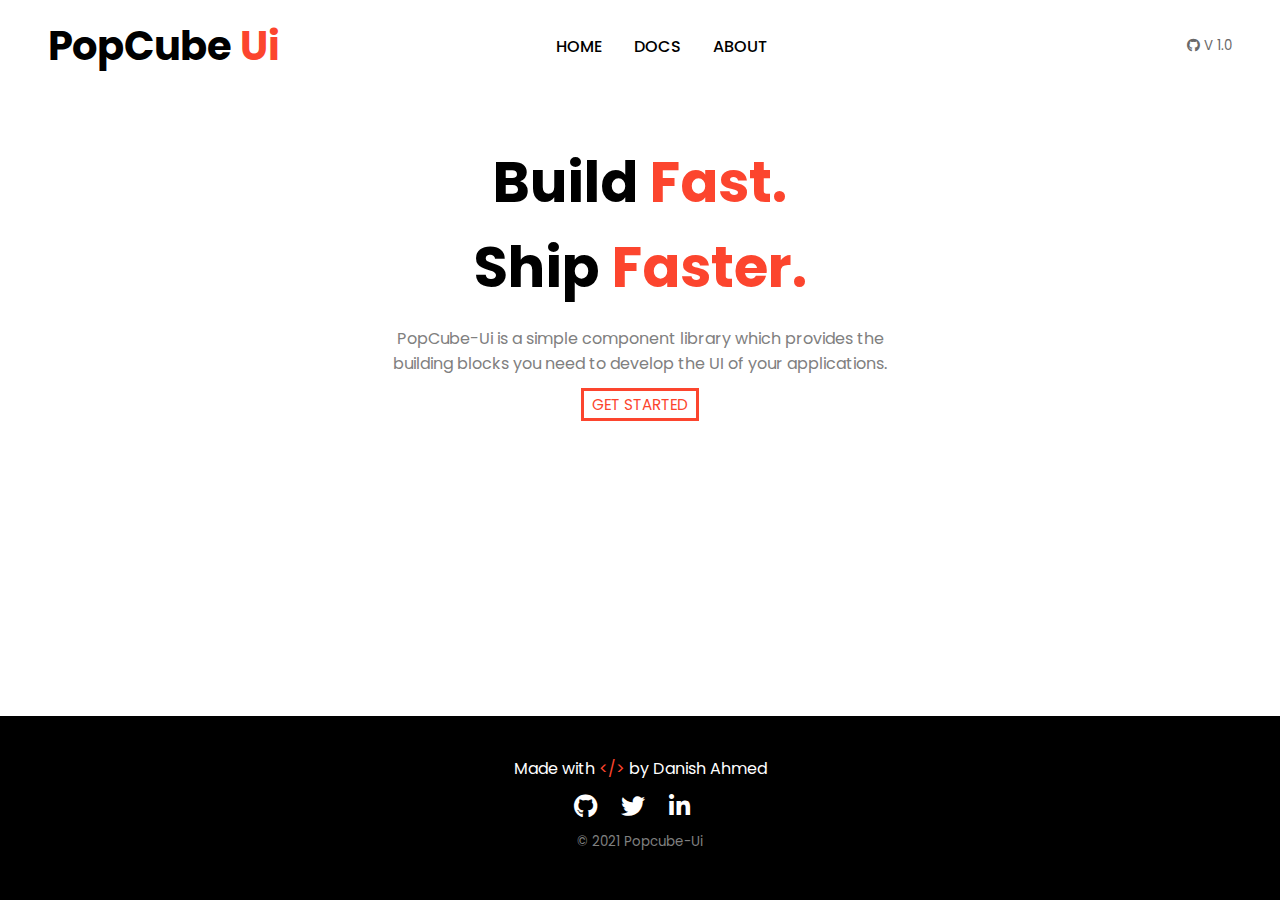
<file: index.html>
<!DOCTYPE html>
<html lang="en">
<head>
    <meta charset="UTF-8">
    <meta http-equiv="X-UA-Compatible" content="IE=edge">
    <meta name="viewport" content="width=device-width, initial-scale=1.0">
    <link rel="stylesheet" href="doc.css" />
    <link rel="stylesheet" href="main.css" />
    <title>Documentation</title>
</head>
<body>
    
    <div class="nav-container">
        <nav class="nav-wrap" id="back">
          <div class="nav-brand">
            <h1 class="brand-logo">
              PopCube <span style="color: #fc452e">Ui</span>
            </h1>
          </div>
          <div class="nav-list-container">
            <ul class="nav-list">
              <li>HOME</li>
              <li><a href="docs.html">DOCS</a></li>
              <li><a href="about.html">ABOUT</a></li>
            </ul>
          </div>
          <div>
            <p class="small" style="color: rgb(105, 104, 104)">
              <span
                ><a
                  class="link"
                  href="https://github.com/DanishOnGit/New-component-library"
                  target="_blank" title="Github repo"
                  ><i class="fab fa-github"></i></a
              ></span>
              V 1.0
            </p>
          </div>
        </nav>
      </div>

      <div class="home-page_text-container">
          <h1 class="display-4">Build <span style="color: #fc452e;">Fast.</span></h1>
          <h1 class="display-4">Ship <span style="color: #fc452e;">Faster.</span></h1>
          <p>PopCube-Ui is a simple component library which provides the building blocks you need to develop the UI of your applications.</p>
          
          <a class="btn btn-outline-primary" href="docs.html">GET STARTED</a>
          <!-- <button class="btn btn-primary" id="cssUrl" onclick="myFunction()">Copy Link <span class="popUpText" id="myPopUp">Link copied</span></button> -->
      </div>

      <footer style="position:absolute; bottom: 0; width:100%;">
        <p class="centered">
          Made with <span style="color: #fc452e">&lt;&#47;&gt;</span> by Danish
          Ahmed
        </p>
        <ul class="list-non-bullet list-items-flex">
          <li>
            <a
              class="link"
              href="https://github.com/DanishOnGit/New-component-library"
              target="_blank"
              ><i class="fab fa-github"></i
            ></a>
          </li>
          <li>
            <a class="link" href="https://twitter.com/sum1writes" target="_blank"
              ><i class="fab fa-twitter"></i
            ></a>
          </li>
          <li>
            <a
              class="link"
              href="https://www.linkedin.com/in/danishahmed27"
              target="_blank"
              ><i class="fab fa-linkedin-in"></i
            ></a>
          </li>
        </ul>
        <p class="small centered" style="margin-top: 0.5rem; color: grey">
          &copy; 2021 Popcube-Ui
        </p>
      </footer>
    <script src="script.js"></script>
</body>
</html>
</file>
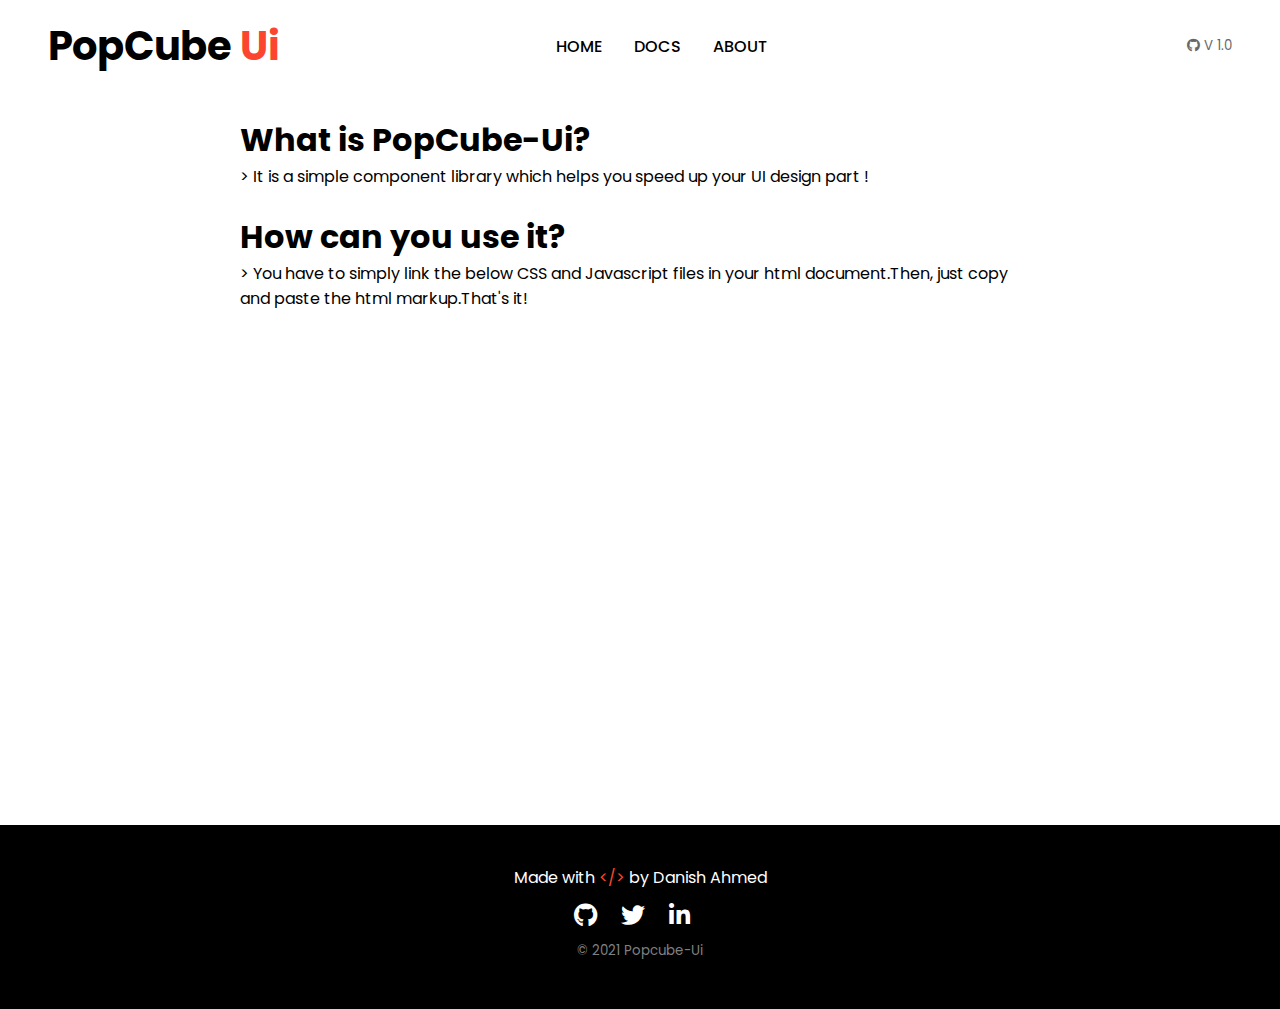
<file: About.html>
<!DOCTYPE html>
<html lang="en">
<head>
    <meta charset="UTF-8">
    <meta http-equiv="X-UA-Compatible" content="IE=edge">
    <meta name="viewport" content="width=device-width, initial-scale=1.0">
    <link rel="stylesheet" href="doc.css" />
    <link rel="stylesheet" href="main.css" />
    
    <title>About</title>
</head>
<body>
  
  <div class="nav-container">
    <nav class="nav-wrap" id="back">
      <div class="nav-brand">
        <h1 class="brand-logo">
          PopCube <span style="color: #fc452e">Ui</span>
        </h1>
      </div>
      <div class="nav-list-container">
        <ul class="nav-list">
          <li><a href="index.html">HOME</a></li>
          <li><a href="docs.html">DOCS</a></li>
          <li><a href="about.html">ABOUT</a></li>
        </ul>
      </div>
      <div>
        <p class="small" style="color: rgb(105, 104, 104)">
          <span
            ><a
              class="link"
              href="https://github.com/DanishOnGit/New-component-library"
              target="_blank" title="Github repo"
              ><i class="fab fa-github"></i></a
          ></span>
          V 1.0
        </p>
      </div>
    </nav>
  </div>
    <div class="about-container">
        <div class="what-wrapper">
      <h1>What is PopCube-Ui?</h1>
      <p>> It is a simple component library which helps you speed up your UI design part !</p>
    </div>
    <div class="how-wrapper">
        <h1>How can you use it?</h1>
        <p>> You have to simply link the below CSS and Javascript files in your html document.Then, just copy and paste the html markup.That's it!</p>
      <br/>
      <div>
        <iframe src="https://carbon.now.sh/embed?bg=rgba%28249%2C237%2C212%2C1%29&t=cobalt&wt=none&l=javascript&ds=true&dsyoff=20px&dsblur=68px&wc=true&wa=true&pv=56px&ph=56px&ln=false&fl=1&fm=IBM+Plex+Mono&fs=14px&lh=143%25&si=false&es=2x&wm=false&code=%253Clink%2520rel%253D%2522stylesheet%2522%2520href%253D%2522https%253A%252F%252Fpopcube-ui.netlify.app%252Fmain.css%2522%253E" frameborder="0"></iframe>
      </div>
      <!-- Here is the CSS file link :  &lt;link rel="stylesheet" href="https://popcube-ui.netlify.app/main.css"&gt; -->
      </div>
    
    </div>
  
    <footer>
      <p class="centered">
        Made with <span style="color: #fc452e">&lt;&#47;&gt;</span> by Danish
        Ahmed
      </p>
      <ul class="list-non-bullet list-items-flex">
        <li>
          <a
            class="link"
            href="https://github.com/DanishOnGit/New-component-library"
            target="_blank"
            ><i class="fab fa-github"></i
          ></a>
        </li>
        <li>
          <a class="link" href="https://twitter.com/sum1writes" target="_blank"
            ><i class="fab fa-twitter"></i
          ></a>
        </li>
        <li>
          <a
            class="link"
            href="https://www.linkedin.com/in/danishahmed27"
            target="_blank"
            ><i class="fab fa-linkedin-in"></i
          ></a>
        </li>
      </ul>
      <p class="small centered" style="margin-top: 0.5rem; color: grey">
        &copy; 2021 Popcube-Ui
      </p>
    </footer>
 
</body>
</html>
</file>
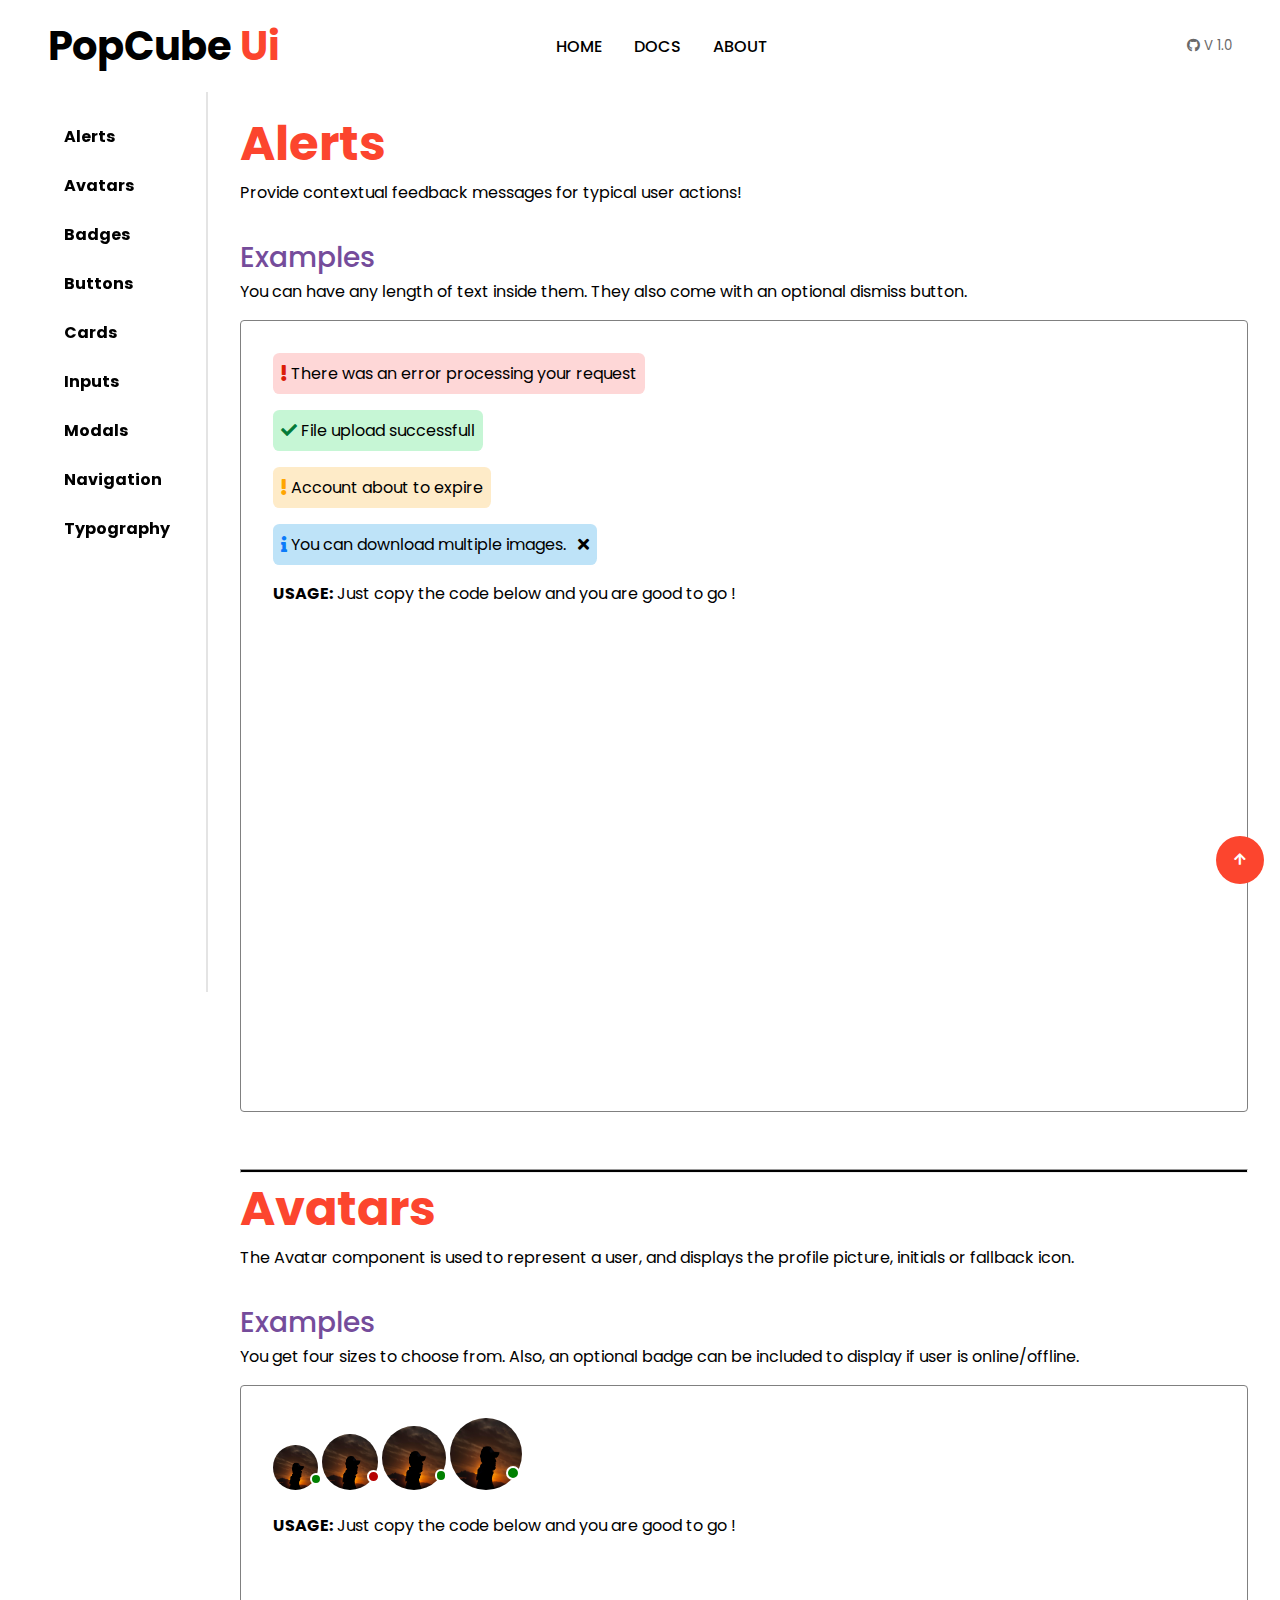
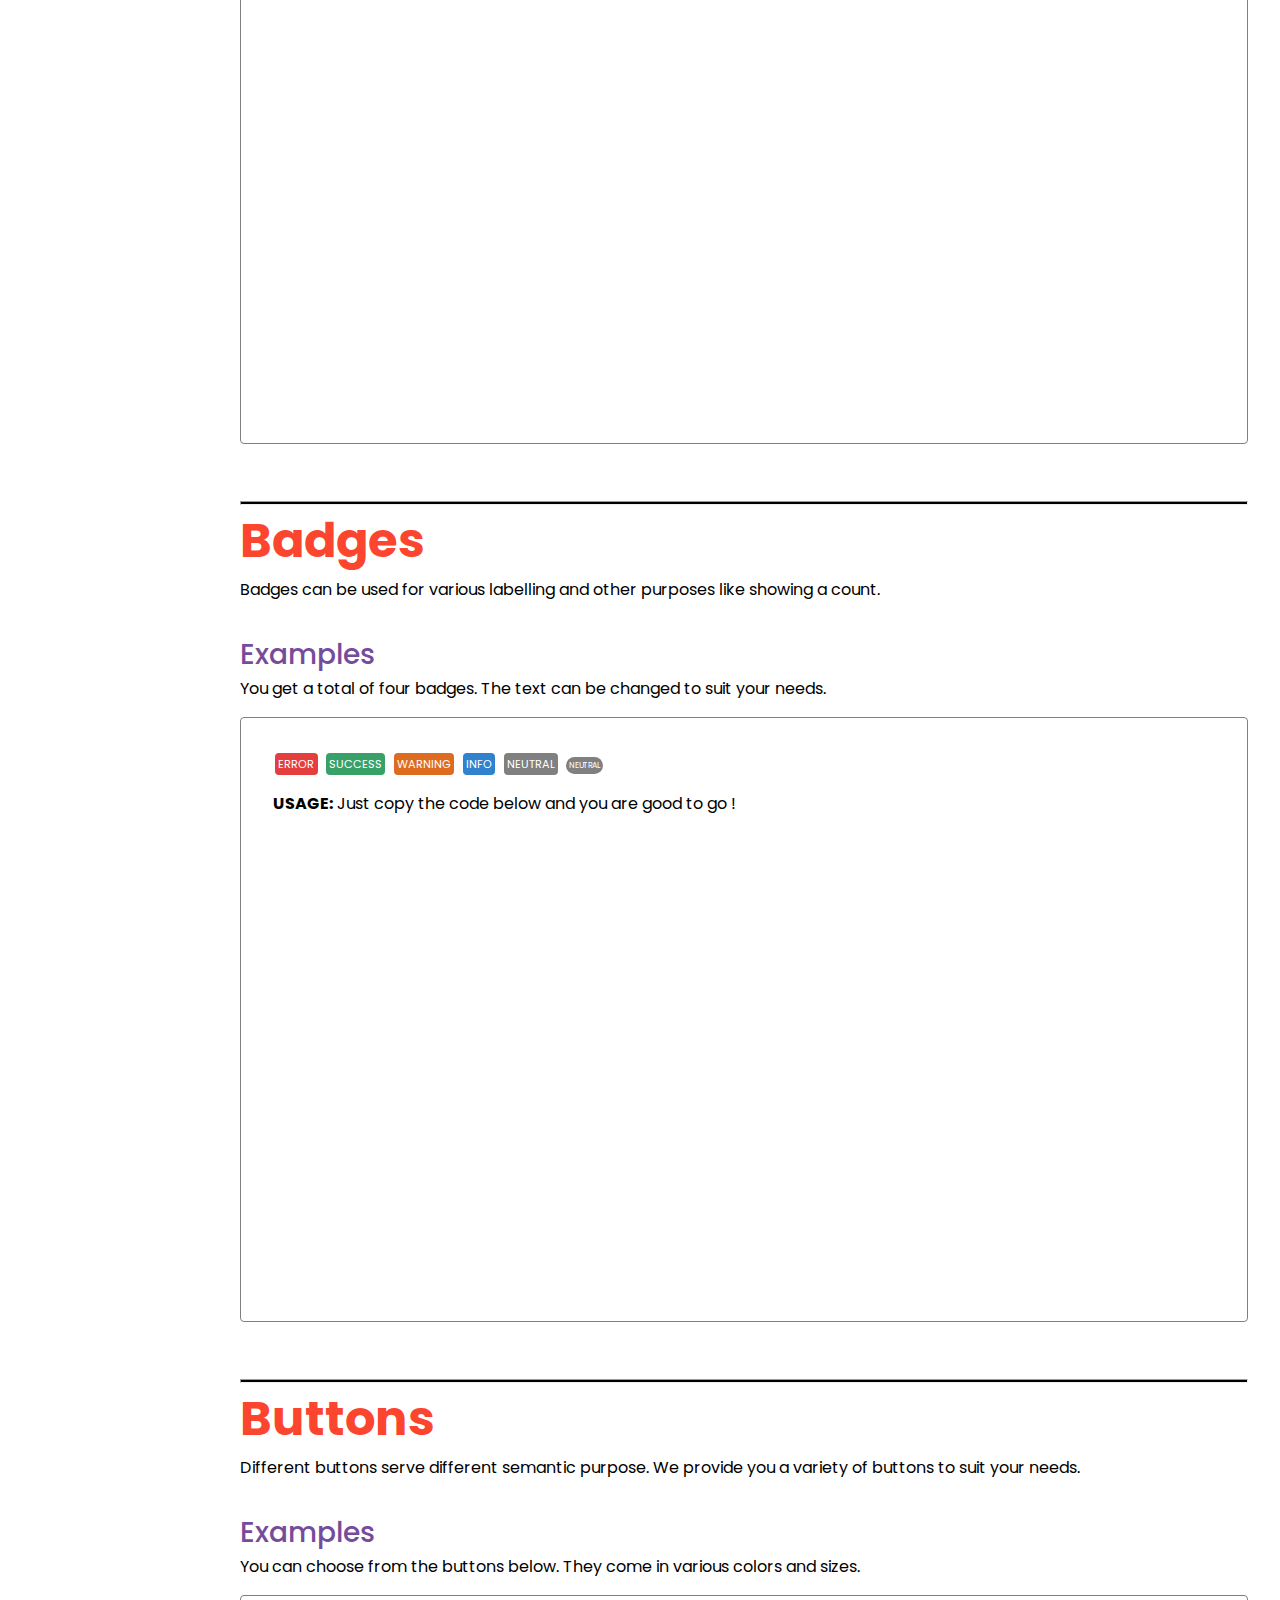
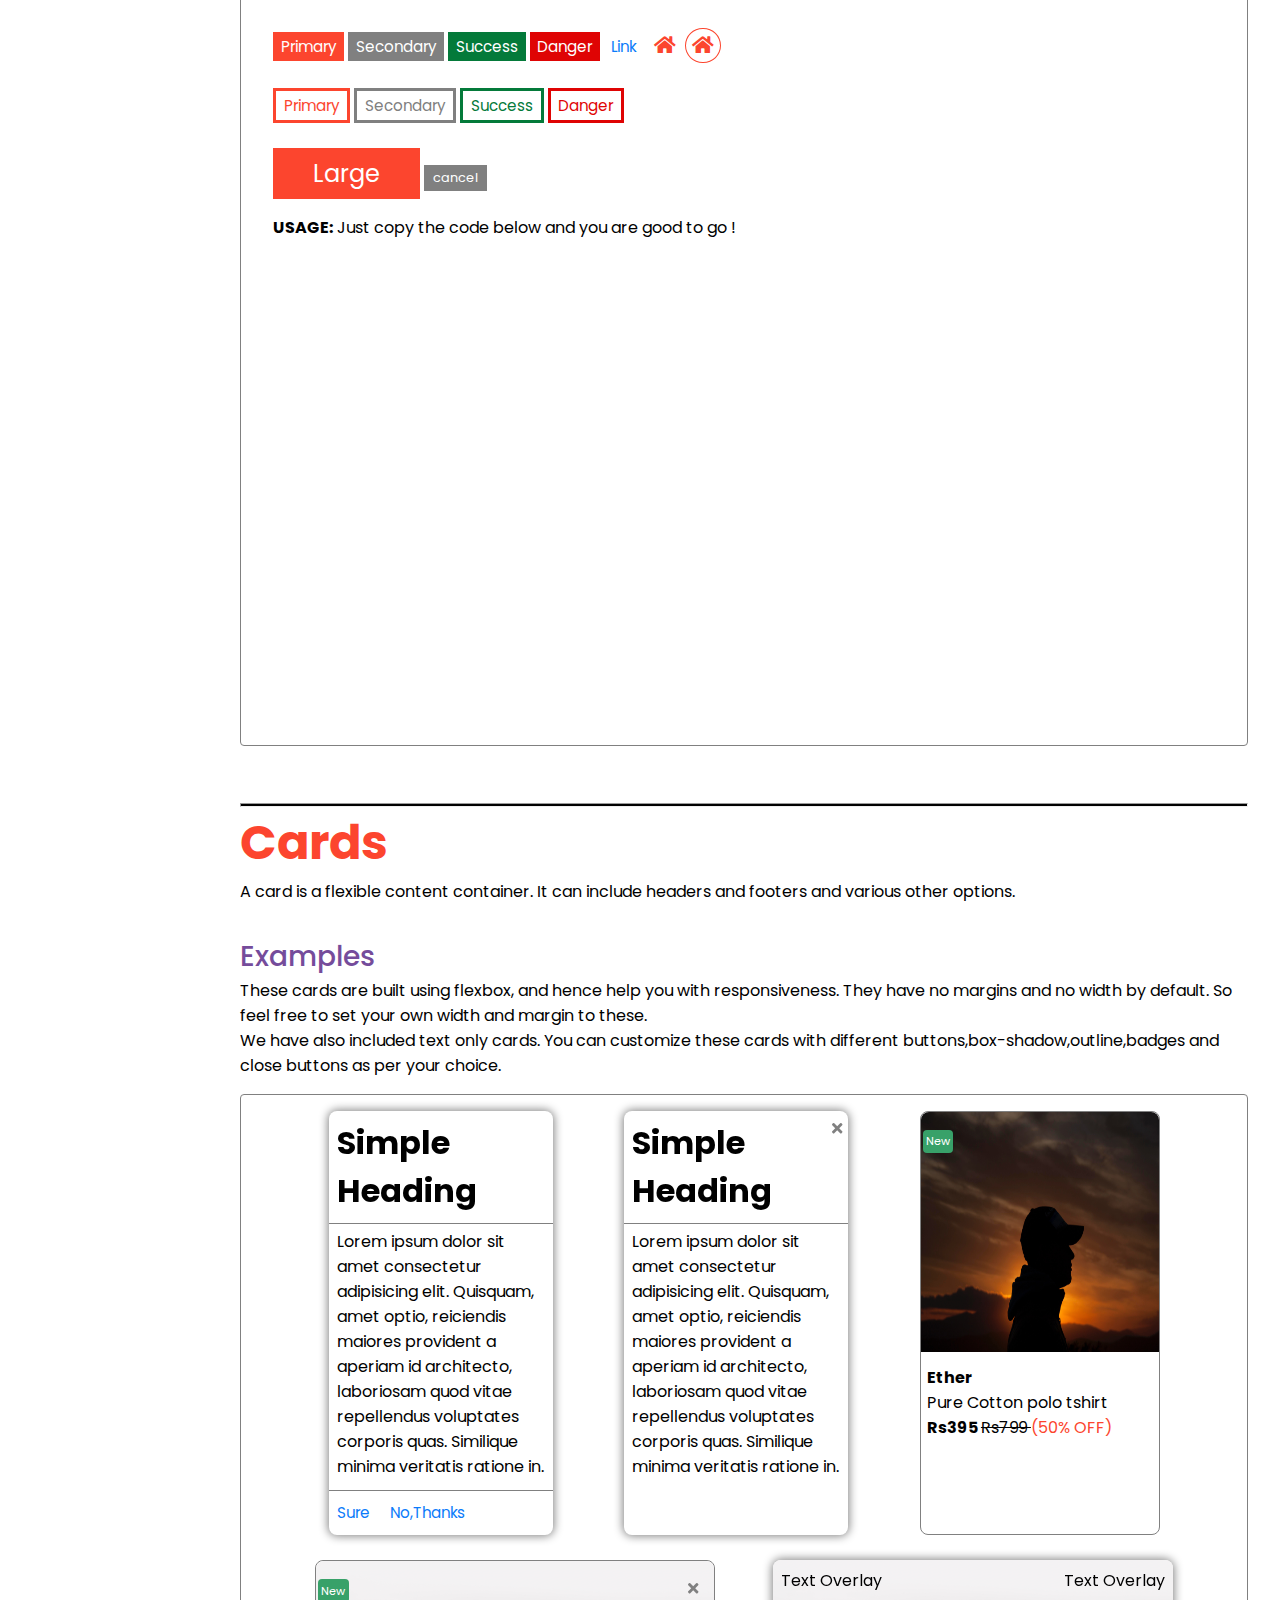
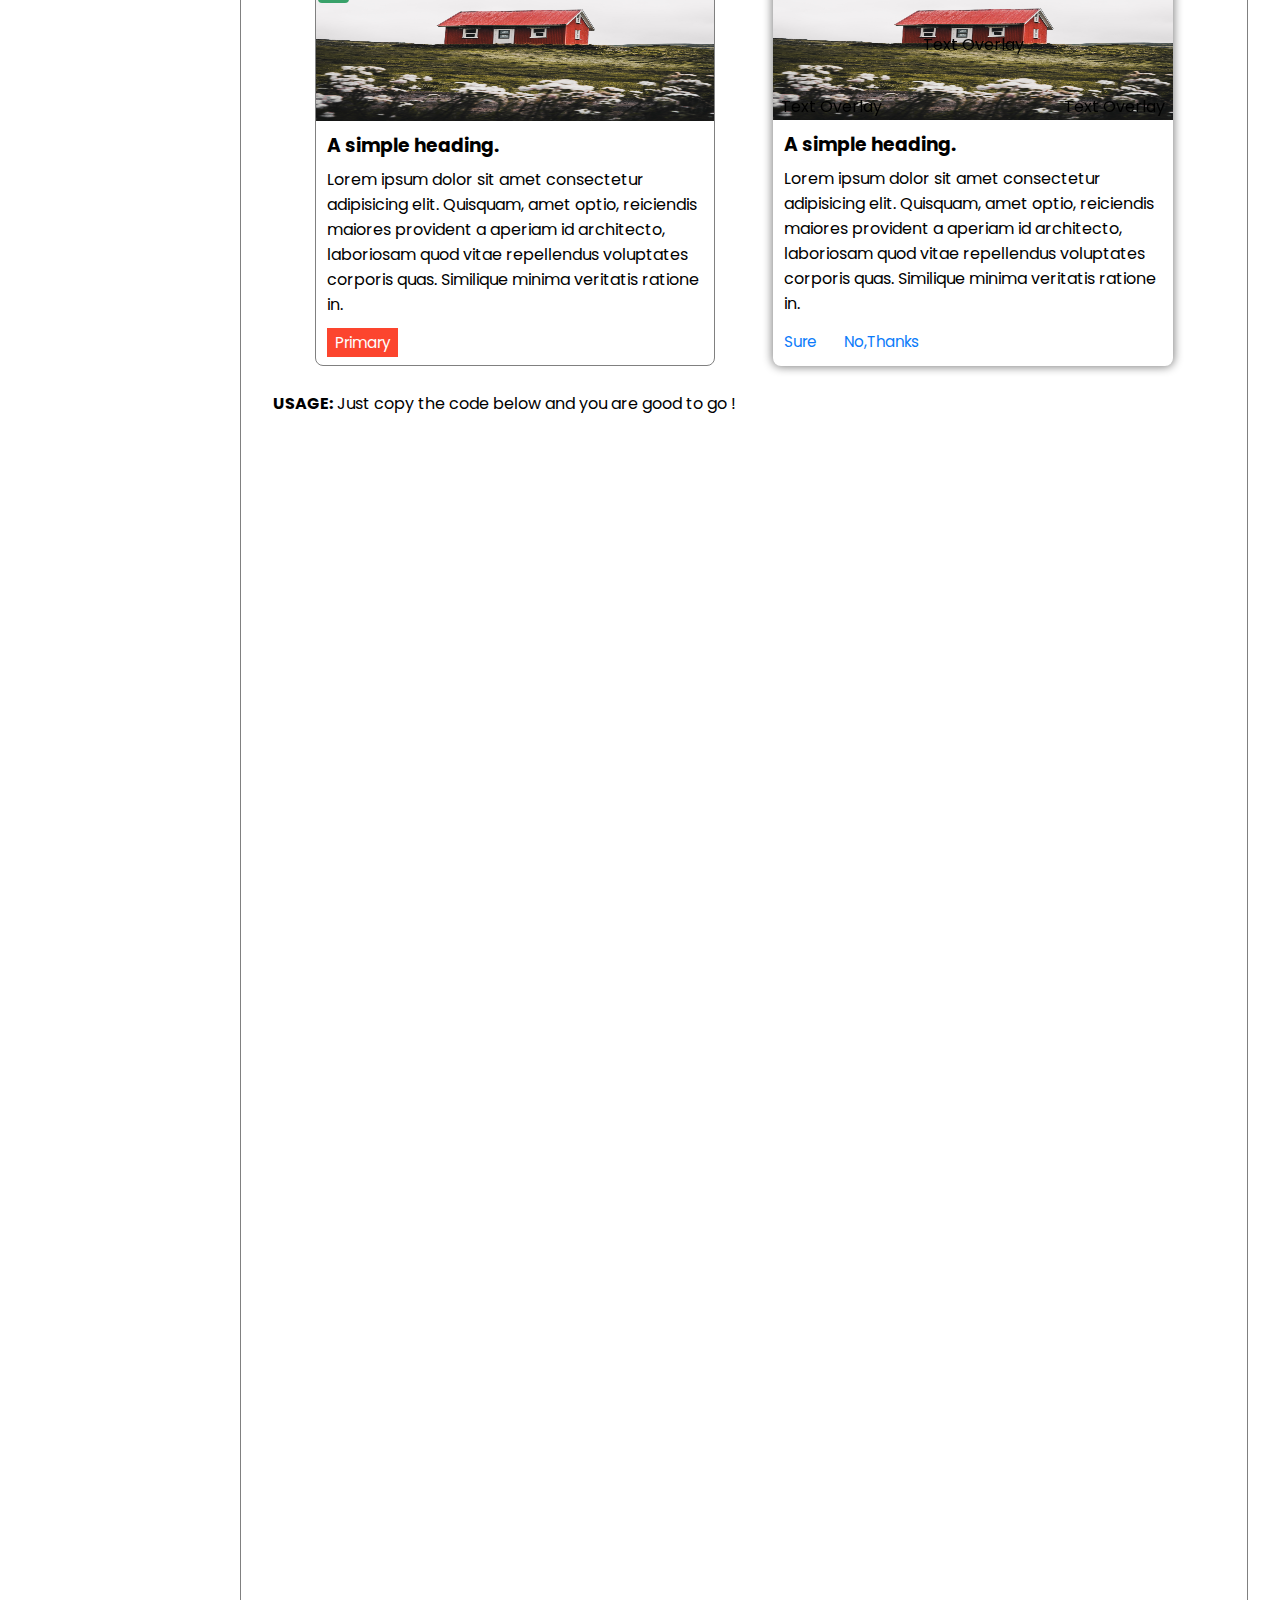
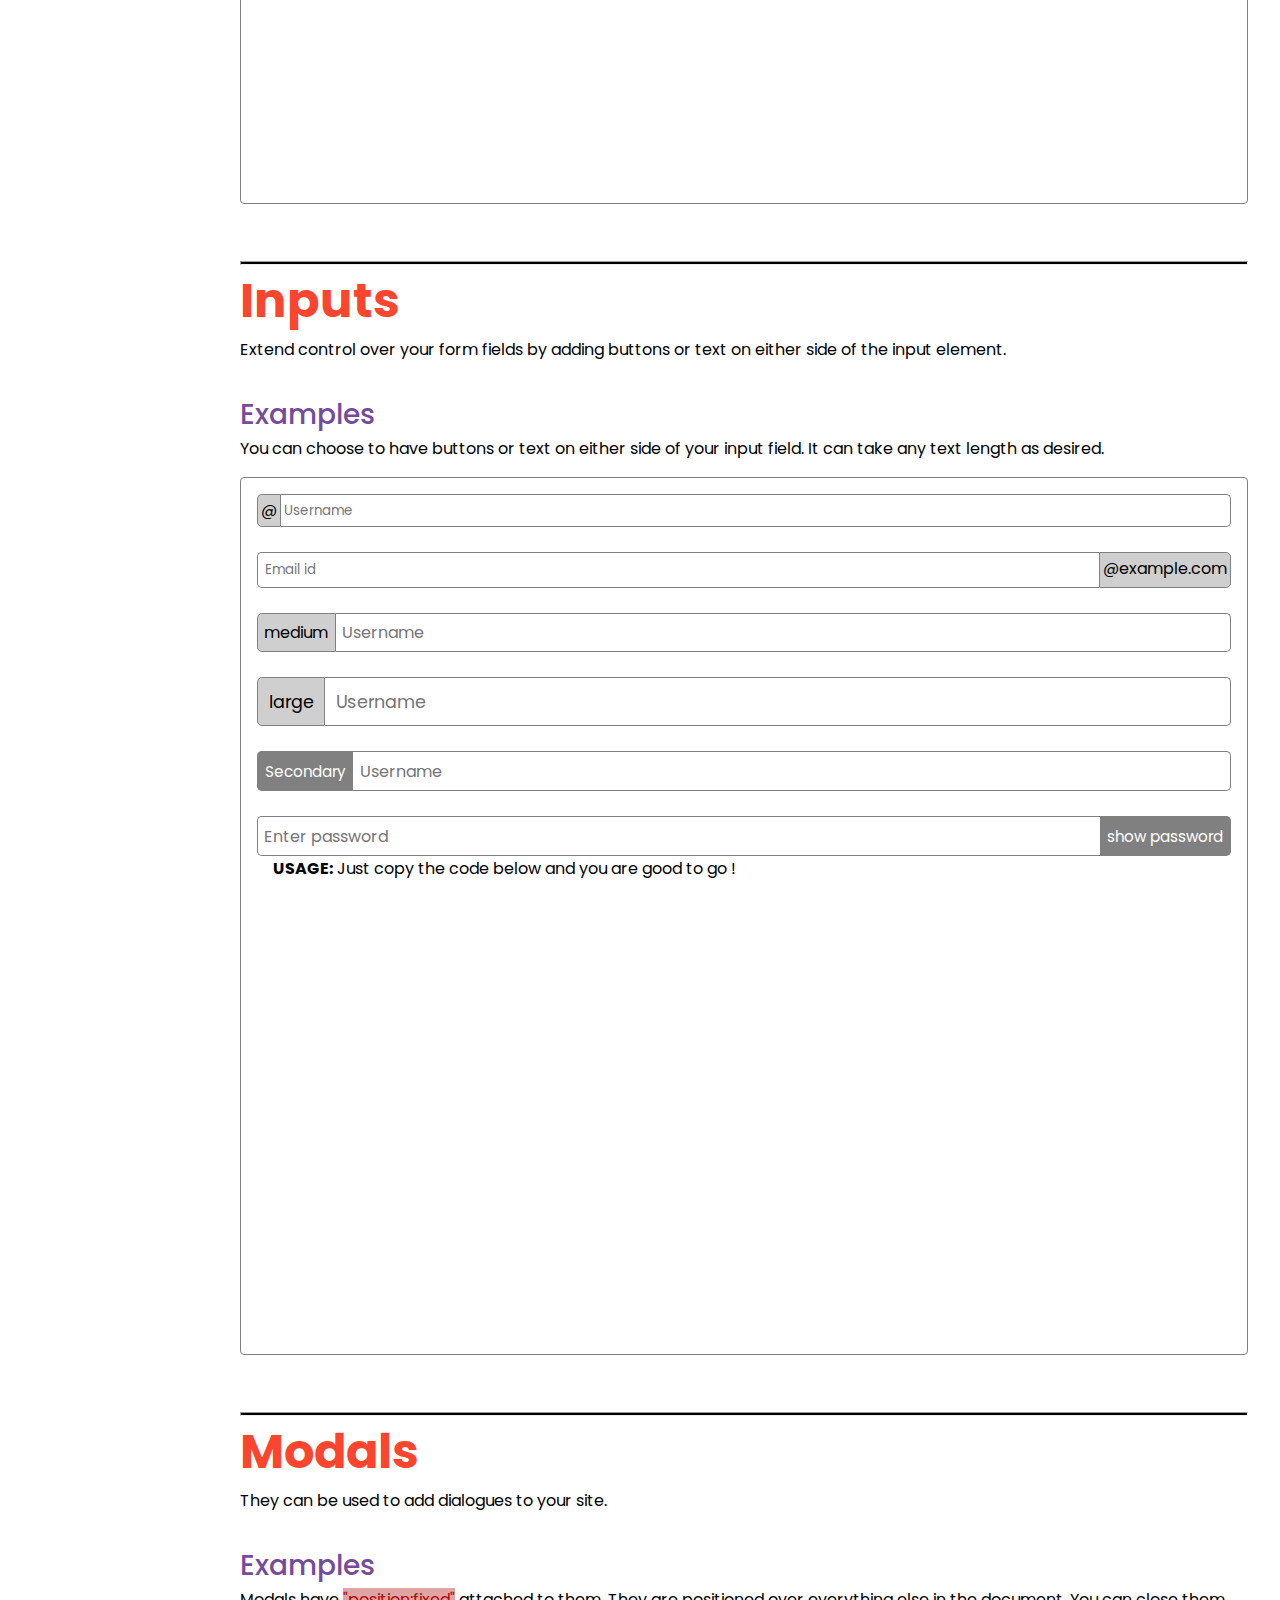
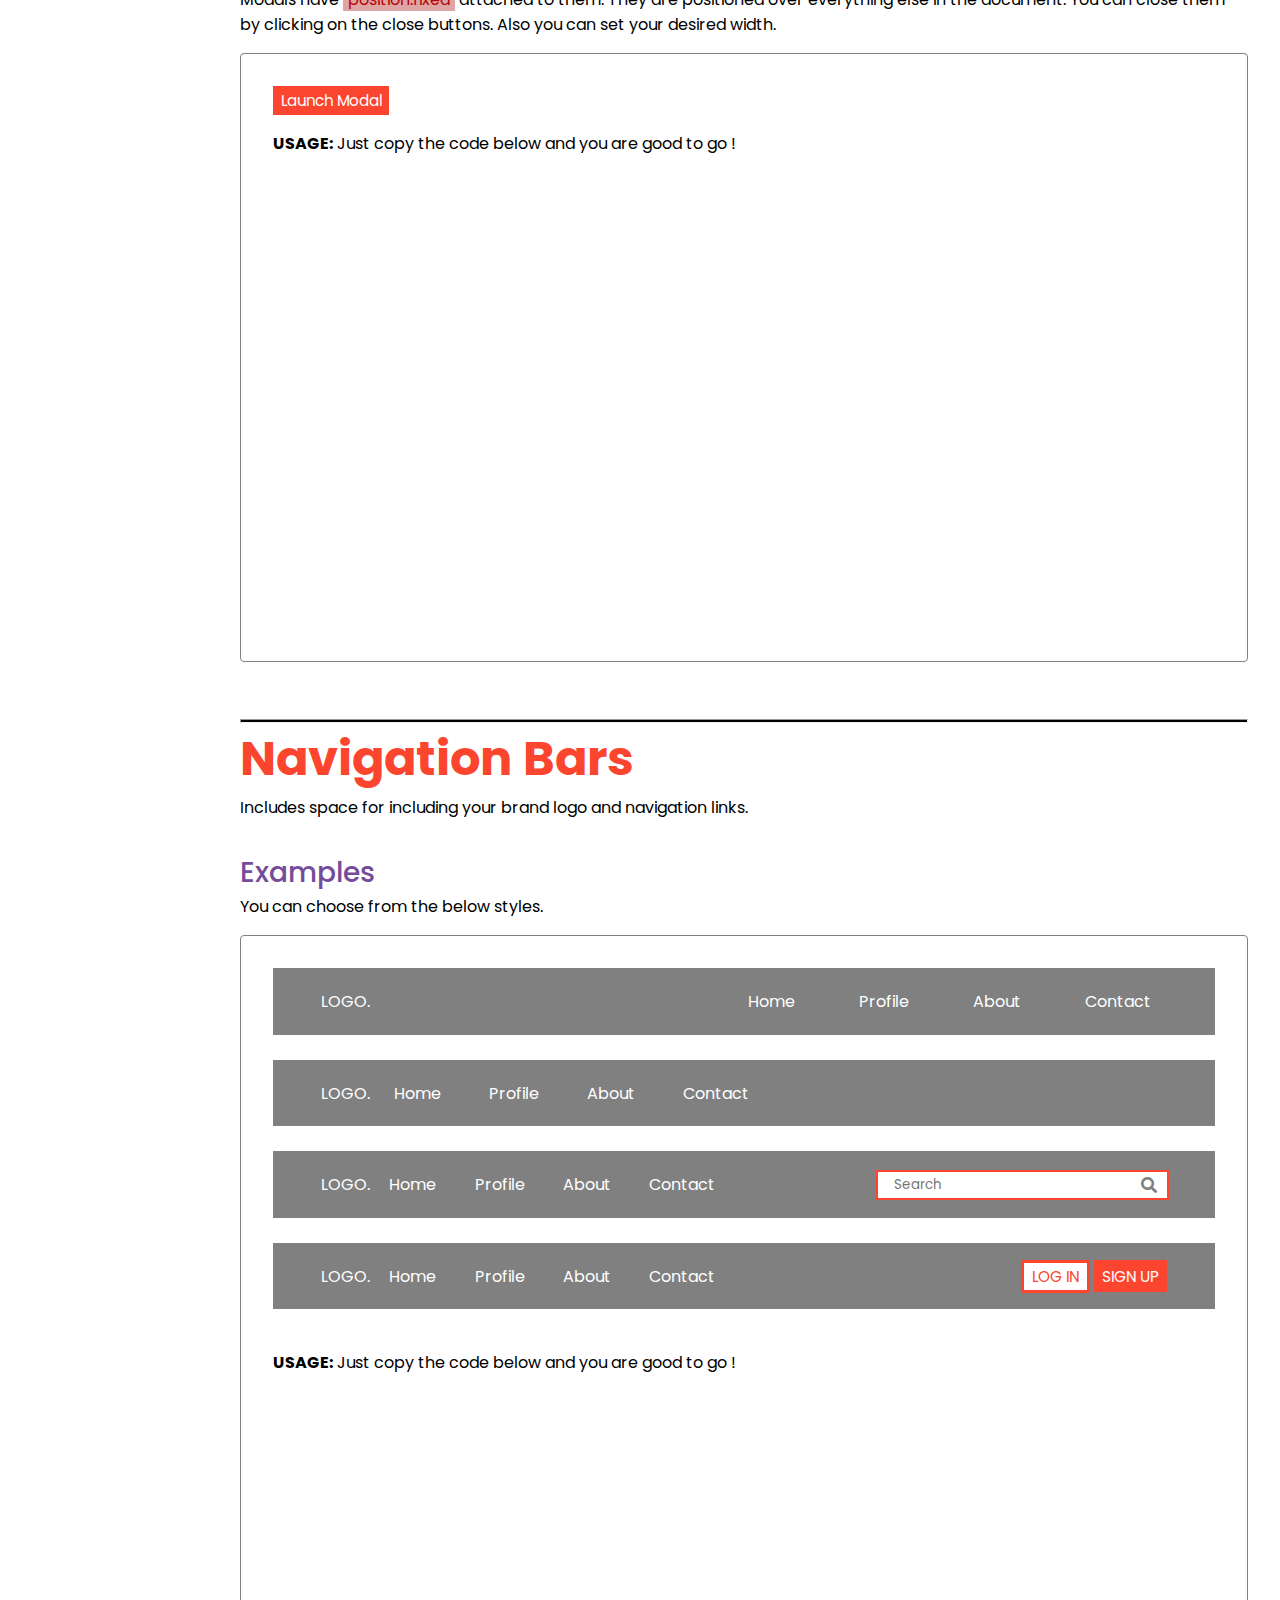
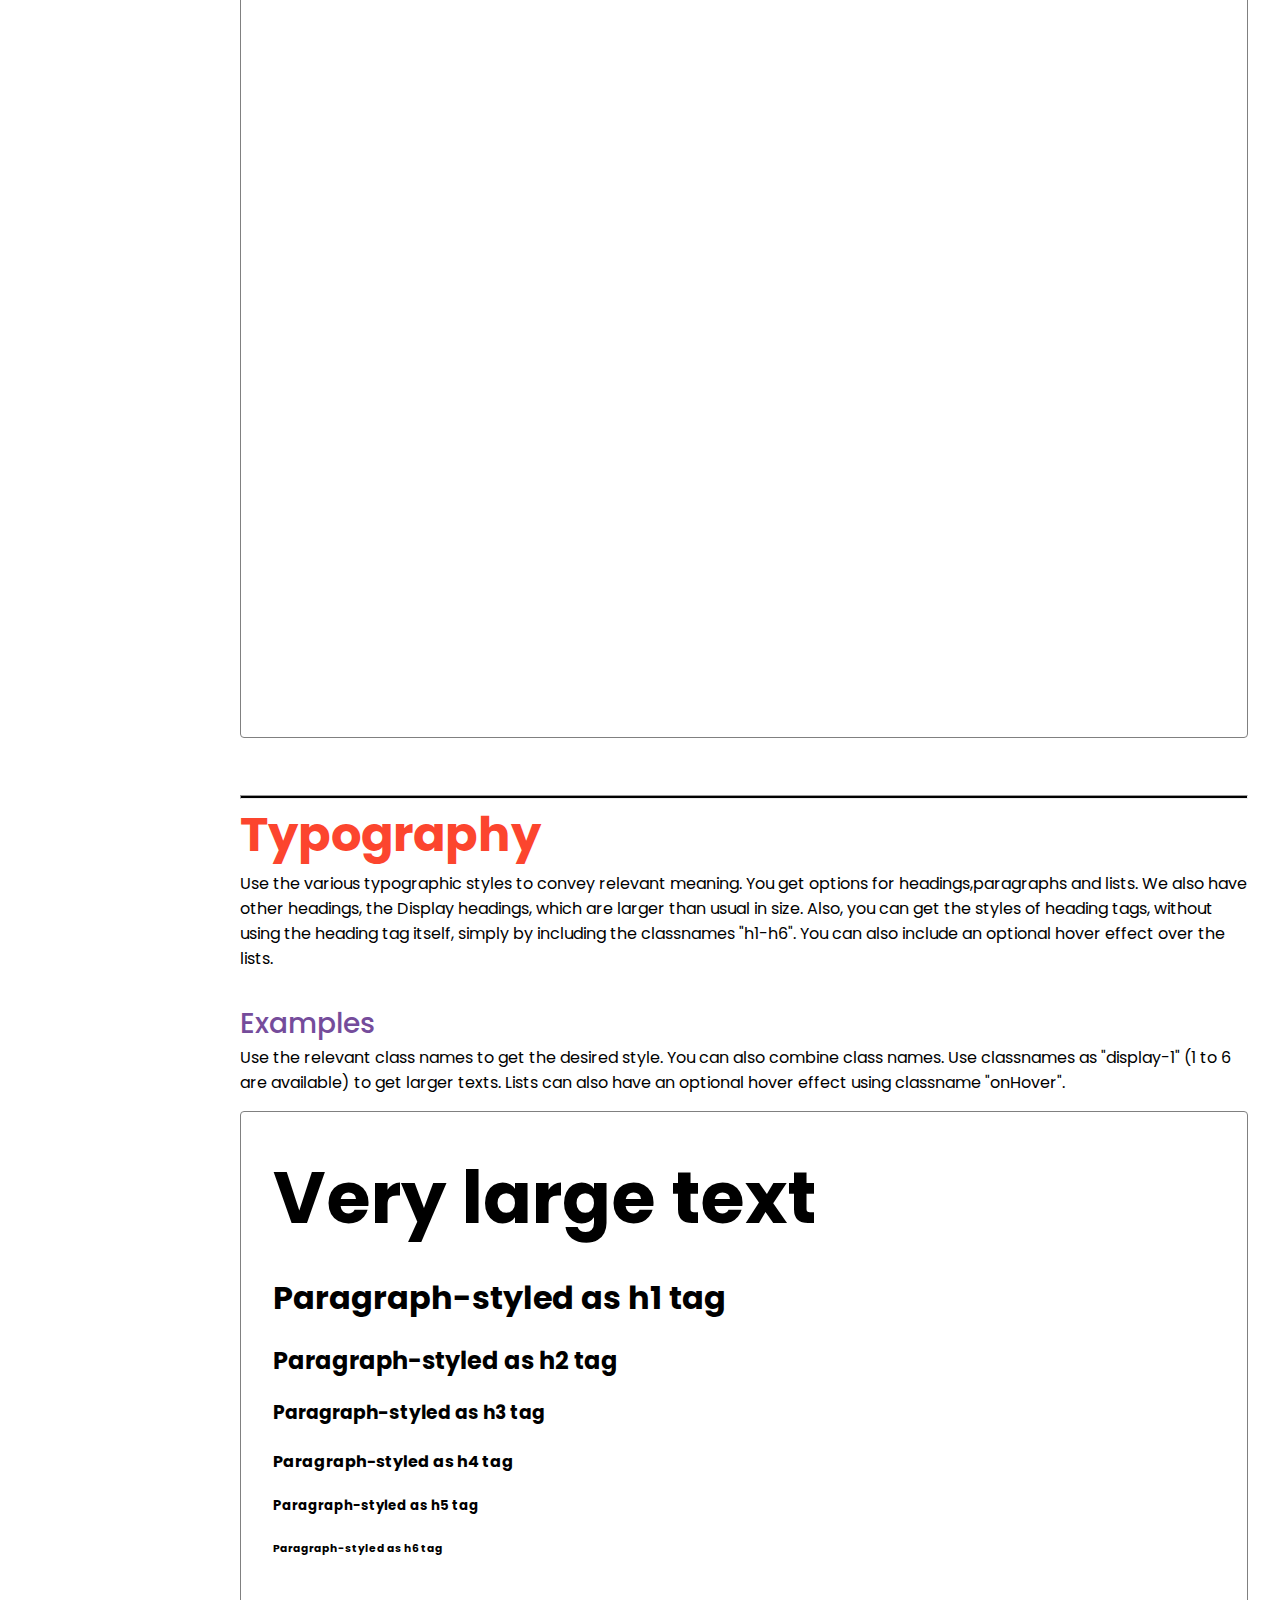
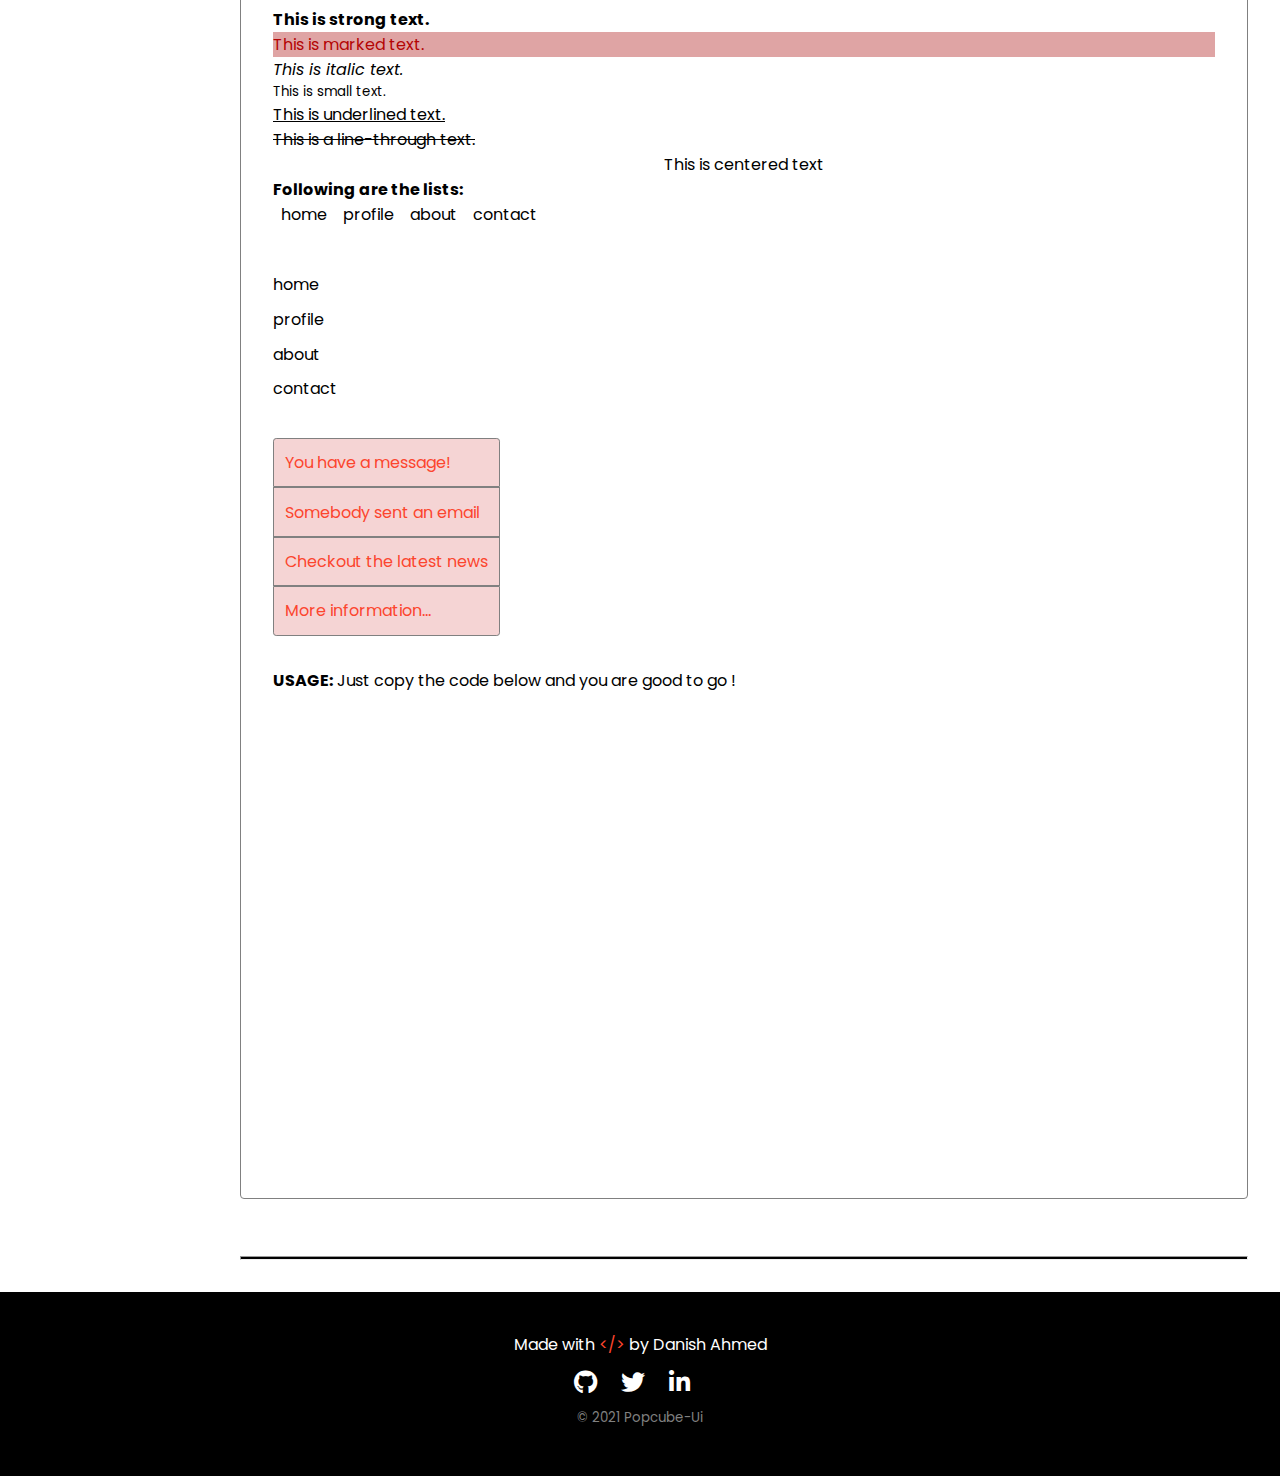
<file: docs.html>
<!DOCTYPE html>
<html lang="en">
  <head>
    <meta charset="UTF-8" />
    <meta http-equiv="X-UA-Compatible" content="IE=edge" />
    <meta name="viewport" content="width=device-width, initial-scale=1.0" />
    <link rel="stylesheet" href="doc.css" />
    <link rel="stylesheet" href="main.css" />

    <!-- <link
      rel="stylesheet"
      href="https://cdnjs.cloudflare.com/ajax/libs/font-awesome/5.15.2/css/all.min.css"
    /> -->
    <title>Popcube UI</title>
  </head>
  <body>
    <div class="main-container">
      <div class="nav-container">
        <nav class="nav-wrap" id="back">
          <div class="nav-brand">
            <h1 class="brand-logo">
              PopCube <span style="color: #fc452e">Ui</span>
            </h1>
          </div>
          <div class="nav-list-container">
            <ul class="nav-list">
              <li><a href="index.html">HOME</a></li>
              <li><a href="docs.html">DOCS</a></li>
              <li><a href="about.html">ABOUT</a></li>
            </ul>
          </div>
          <div>
            <p class="small" style="color: rgb(105, 104, 104)">
              <span
                ><a
                  class="link"
                  href="https://github.com/DanishOnGit/New-component-library"
                  target="_blank"
                  title="Github repo"
                  ><i class="fab fa-github"></i></a
              ></span>
              V 1.0
            </p>
          </div>
        </nav>
      </div>
      <div class="content-container">
        <div class="sidebar">
          <div class="sidebar_list-container">
            <ul class="sidebar_list">
              <a href="#alerts-sec"><li>Alerts</li></a>
              <a href="#avatars-sec"><li>Avatars</li></a>
              <a href="#badges-sec"><li>Badges</li></a>
              <a href="#buttons-sec"><li>Buttons</li></a>
              <a href="#cards-sec"><li>Cards</li></a>
              <a href="#inputs-sec"><li>Inputs</li></a>
              <a href="#modals-sec"><li>Modals</li></a>
              <a href="#navbars-sec"><li>Navigation</li></a>
              <a href="#typography-sec"><li>Typography</li></a>
            </ul>
          </div>
        </div>
        <div class="main-section">
          <section class="alert-sec" id="alerts-sec">
            <h1 class="display-5">Alerts</h1>
            <p>
              Provide contextual feedback messages for typical user actions!
            </p>
            <div class="examples-container">
              <h1 class="display-6">Examples</h1>
              <p>
                You can have any length of text inside them. They also come with
                an optional dismiss button.
              </p>
            </div>

            <div class="alerts-collection">
              <div class="error">
                <p>
                  <i class="fas fa-exclamation"></i> There was an error
                  processing your request
                </p>
              </div>
              <div class="success">
                <p><i class="fas fa-check"></i> File upload successfull</p>
              </div>
              <div class="warning">
                <p>
                  <i class="fas fa-exclamation"></i> Account about to expire
                </p>
              </div>
              <div class="info">
                <p>
                  <i class="fas fa-info"></i> You can download multiple images.
                  <span><i class="fas fa-times"></i></span>
                </p>
              </div>

              <p style="margin-left: 1rem">
                <span class="strong">USAGE:</span> Just copy the code below and
                you are good to go !
              </p>

              <div class="carbon-code">
                <iframe
                  src="https://carbon.now.sh/embed?bg=rgba%28249%2C237%2C212%2C1%29&t=cobalt&wt=none&l=javascript&ds=true&dsyoff=20px&dsblur=68px&wc=true&wa=true&pv=56px&ph=56px&ln=false&fl=1&fm=IBM+Plex+Mono&fs=14px&lh=143%25&si=false&es=2x&wm=false&code=%2509%2509%2509%253Cdiv%2520class%253D%2522error%2522%253E%250A%2520%2520%2520%2520%2520%2520%2520%2520%2520%2520%2520%2520%2520%2520%2520%2520%253Cp%253E%250A%2520%2520%2520%2520%2520%2520%2520%2520%2520%2520%2520%2520%2520%2520%2520%2520%2520%2520%253Ci%2520class%253D%2522fas%2520fa-exclamation%2522%253E%253C%252Fi%253E%2520There%2520was%2520an%2520error%250A%2520%2520%2520%2520%2520%2520%2520%2520%2520%2520%2520%2520%2520%2520%2520%2520%2520%2520processing%2520your%2520request%250A%2520%2520%2520%2520%2520%2520%2520%2520%2520%2520%2520%2520%2520%2520%2520%2520%253C%252Fp%253E%250A%2520%2520%2520%2520%2520%2520%2520%2520%2520%2520%2520%2520%2520%2520%253C%252Fdiv%253E%250A%250A%2520%2520%2520%2520%2520%2520%2520%2520%2520%2520%2520%2520%2520%2520%253Cdiv%2520class%253D%2522success%2522%253E%250A%2520%2520%2520%2520%2520%2520%2520%2520%2520%2520%2520%2520%2520%2520%2520%2520%253Cp%253E%253Ci%2520class%253D%2522fas%2520fa-check%2522%253E%253C%252Fi%253E%2520File%2520upload%2520successfull%253C%252Fp%253E%250A%2520%2520%2520%2520%2520%2520%2520%2520%2520%2520%2520%2520%2520%2520%253C%252Fdiv%253E%250A%250A%2520%2520%2520%2520%2520%2520%2520%2520%2520%2520%2520%2520%2520%2520%253Cdiv%2520class%253D%2522warning%2522%253E%250A%2520%2520%2520%2520%2520%2520%2520%2520%2520%2520%2520%2520%2520%2520%2520%2520%253Cp%253E%250A%2520%2520%2520%2520%2520%2520%2520%2520%2520%2520%2520%2520%2520%2520%2520%2520%2520%2520%253Ci%2520class%253D%2522fas%2520fa-exclamation%2522%253E%253C%252Fi%253E%2520Account%2520about%2520to%2520expire%250A%2520%2520%2520%2520%2520%2520%2520%2520%2520%2520%2520%2520%2520%2520%2520%2520%253C%252Fp%253E%250A%2520%2520%2520%2520%2520%2520%2520%2520%2520%2520%2520%2520%2520%2520%253C%252Fdiv%253E%250A%250A%2520%2520%2520%2520%2520%2520%2520%2520%2520%2520%2520%2520%2520%2520%253Cdiv%2520class%253D%2522info%2522%253E%250A%2520%2520%2520%2520%2520%2520%2520%2520%2520%2520%2520%2520%2520%2520%2520%2520%253Cp%253E%250A%2520%2520%2520%2520%2520%2520%2520%2520%2520%2520%2520%2520%2520%2520%2520%2520%2520%2520%253Ci%2520class%253D%2522fas%2520fa-info%2522%253E%253C%252Fi%253E%2520You%2520can%2520download%2520multiple%2520images.%2520%253Cspan%253E%253Ci%2520class%253D%2522fas%2520fa-%2509%2509%2509%2509%2509times%2522%253E%253C%252Fi%253E%253C%252Fspan%253E%250A%2520%2520%2520%2520%2520%2520%2520%2520%2520%2520%2520%2520%2520%2520%2520%2520%253C%252Fp%253E%250A%2520%2520%2520%2520%2520%2520%2520%2520%2520%2520%2520%2520%2520%2520%253C%252Fdiv%253E"
                  frameborder="0"
                ></iframe>
              </div>
            </div>
          </section>
          <br />

          <hr />

          <section class="avatar-sec" id="avatars-sec">
            <h1 class="display-5">Avatars</h1>
            <p>
              The Avatar component is used to represent a user, and displays the
              profile picture, initials or fallback icon.
            </p>
            <div class="examples-container">
              <h1 class="display-6">Examples</h1>
              <p>
                You get four sizes to choose from. Also, an optional badge can
                be included to display if user is online/offline.
              </p>
            </div>
            <div class="avatars-collection">
              <div>
                <div class="avatar-wrapper-small" style="display: inline">
                  <img
                    class="avatar-small"
                    src="images\mateo-avila-chinchilla-x_8oJhYU31k-unsplash.jpg"
                    alt="avatar"
                  />
                  <div class="green-badge"></div>
                </div>

                <div class="avatar-wrapper-normal" style="display: inline">
                  <img
                    class="avatar-normal"
                    src="images\mateo-avila-chinchilla-x_8oJhYU31k-unsplash.jpg"
                    alt="avatar"
                  />
                  <div class="red-badge"></div>
                </div>

                <div class="avatar-wrapper-medium" style="display: inline">
                  <img
                    class="avatar-medium"
                    src="images\mateo-avila-chinchilla-x_8oJhYU31k-unsplash.jpg"
                    alt="avatar"
                  />
                  <div class="green-badge"></div>
                </div>

                <div class="avatar-wrapper-large" style="display: inline">
                  <img
                    class="avatar-large"
                    src="images\mateo-avila-chinchilla-x_8oJhYU31k-unsplash.jpg"
                    alt="avatar"
                  />
                  <div class="green-badge"></div>
                </div>
              </div>

              <p style="margin-left: 1rem">
                <span class="strong">USAGE:</span> Just copy the code below and
                you are good to go !
              </p>

              <div class="carbon-code">
                <iframe
                  src="https://carbon.now.sh/embed?bg=rgba%28249%2C237%2C212%2C1%29&t=cobalt&wt=none&l=javascript&ds=true&dsyoff=20px&dsblur=68px&wc=true&wa=true&pv=56px&ph=56px&ln=false&fl=1&fm=IBM+Plex+Mono&fs=14px&lh=143%25&si=false&es=2x&wm=false&code=%2509%253Cdiv%2520class%253D%2522avatar-wrapper-small%2522%253E%250A%2520%2520%2520%2520%2520%2520%253Cimg%250A%2520%2520%2520%2520%2520%2520%2520%2520class%253D%2522avatar-small%2522%250A%2520%2520%2520%2520%2520%2520%2520%2520src%253D%2522images%255Cshahin-khalaji-Ac5sm2yOLFc-unsplash.jpg%2522%250A%2520%2520%2520%2520%2520%2520%2520%2520alt%253D%2522avatar%2522%250A%2520%2520%2520%2520%2520%2520%252F%253E%250A%2520%2520%2520%2520%2520%2520%253Cdiv%2520class%253D%2522green-badge%2522%253E%253C%252Fdiv%253E%250A%2520%2520%2520%2520%253C%252Fdiv%253E%250A%250A%2520%2520%2520%2520%253Cdiv%2520class%253D%2522avatar-wrapper-normal%2522%253E%250A%2520%2520%2520%2520%2520%2520%253Cimg%250A%2520%2520%2520%2520%2520%2520%2520%2520class%253D%2522avatar-normal%2522%250A%2520%2520%2520%2520%2520%2520%2520%2520src%253D%2522images%255Cshahin-khalaji-Ac5sm2yOLFc-unsplash.jpg%2522%250A%2520%2520%2520%2520%2520%2520%2520%2520alt%253D%2522avatar%2522%250A%2520%2520%2520%2520%2520%2520%252F%253E%250A%2520%2520%2520%2520%2520%2520%253Cdiv%2520class%253D%2522red-badge%2522%253E%253C%252Fdiv%253E%250A%2520%2520%2520%2520%253C%252Fdiv%253E%250A%250A%2520%2520%2520%2520%253Cdiv%2520class%253D%2522avatar-wrapper-medium%2522%253E%250A%2520%2520%2520%2520%2520%2520%253Cimg%250A%2520%2520%2520%2520%2520%2520%2520%2520class%253D%2522avatar-medium%2522%250A%2520%2520%2520%2520%2520%2520%2520%2520src%253D%2522images%255Cshahin-khalaji-Ac5sm2yOLFc-unsplash.jpg%2522%250A%2520%2520%2520%2520%2520%2520%2520%2520alt%253D%2522avatar%2522%250A%2520%2520%2520%2520%2520%2520%252F%253E%250A%2520%2520%2520%2520%2520%2520%253Cdiv%2520class%253D%2522green-badge%2522%253E%253C%252Fdiv%253E%250A%2520%2520%2520%2520%253C%252Fdiv%253E%250A%250A%2520%2520%2520%2520%253Cdiv%2520class%253D%2522avatar-wrapper-large%2522%253E%250A%2520%2520%2520%2520%2520%2520%253Cimg%250A%2520%2520%2520%2520%2520%2520%2520%2520class%253D%2522avatar-large%2522%250A%2520%2520%2520%2520%2520%2520%2520%2520src%253D%2522images%255Cshahin-khalaji-Ac5sm2yOLFc-unsplash.jpg%2522%250A%2520%2520%2520%2520%2520%2520%2520%2520alt%253D%2522avatar%2522%250A%2520%2520%2520%2520%2520%2520%252F%253E%250A%2520%2520%2520%2520%2520%2520%253Cdiv%2520class%253D%2522green-badge%2522%253E%253C%252Fdiv%253E%250A%2520%2520%2520%2520%253C%252Fdiv%253E"
                  frameborder="0"
                ></iframe>
              </div>
            </div>
          </section>
          <br />

          <hr />
          <section class="badges-sec" id="badges-sec">
            <h1 class="display-5">Badges</h1>
            <p>
              Badges can be used for various labelling and other purposes like
              showing a count.
            </p>
            <div class="examples-container">
              <h1 class="display-6">Examples</h1>
              <p>
                You get a total of four badges. The text can be changed to suit
                your needs.
              </p>
            </div>
            <div class="badges-collection">
              <div>
                <span class="badge-error">ERROR</span>
                <span class="badge-success">SUCCESS</span>
                <span class="badge-warning">WARNING</span>
                <span class="badge-info">INFO</span>
                <span class="badge-neutral">NEUTRAL</span>
                <span class="badge-neutral pill">NEUTRAL</span>
              </div>
              <p style="margin-left: 1rem">
                <span class="strong">USAGE:</span> Just copy the code below and
                you are good to go !
              </p>

              <div class="carbon-code">
                <iframe
                  src="https://carbon.now.sh/embed?bg=rgba%28249%2C237%2C212%2C1%29&t=cobalt&wt=none&l=javascript&ds=true&dsyoff=20px&dsblur=68px&wc=true&wa=true&pv=56px&ph=56px&ln=false&fl=1&fm=IBM+Plex+Mono&fs=14px&lh=143%25&si=false&es=2x&wm=false&code=%250A%2509%2509%253Cspan%2520class%253D%2522badge-error%2522%253EERROR%253C%252Fspan%253E%250A%2520%2520%2520%2520%2520%2520%2520%2520%253Cspan%2520class%253D%2522badge-success%2522%253ESUCCESS%253C%252Fspan%253E%250A%2520%2520%2520%2520%2520%2520%2520%2520%253Cspan%2520class%253D%2522badge-warning%2522%253EWARNING%253C%252Fspan%253E%250A%2520%2520%2520%2520%2520%2520%2520%2520%253Cspan%2520class%253D%2522badge-info%2522%253EINFO%253C%252Fspan%253E%250A%2520%2520%2520%2520%2520%2520%2520%2520%253Cspan%2520class%253D%2522badge-neutral%2522%253ENEUTRAL%253C%252Fspan%253E%250A%2520%2520%2520%2520%2520%2520%2520%2520%253Cspan%2520class%253D%2522badge-neutral%2520pill%2522%253ENEUTRAL%253C%252Fspan%253E"
                  frameborder="0"
                ></iframe>
              </div>
            </div>
          </section>
          <br />

          <hr />
          <section class="buttons-sec" id="buttons-sec">
            <h1 class="display-5">Buttons</h1>
            <p>
              Different buttons serve different semantic purpose. We provide you
              a variety of buttons to suit your needs.
            </p>
            <div class="examples-container">
              <h1 class="display-6">Examples</h1>
              <p>
                You can choose from the buttons below. They come in various
                colors and sizes.
              </p>
            </div>
            <div class="buttons-collection">
              <div>
                <button class="btn btn-primary">Primary</button>
                <button class="btn btn-secondary">Secondary</button>
                <button class="btn btn-success">Success</button>
                <button class="btn btn-danger">Danger</button>
                <button class="btn btn-link">Link</button>
                <a href="#back"
                  ><button class="btn-float">
                    <i class="fas fa-arrow-up"></i></button
                ></a>
                <button class="btn-icon btn-icon-hover">
                  <i class="fas fa-home"></i>
                </button>
                <button class="btn-outline-icon btn-outline-icon-hover">
                  <i class="fas fa-home"></i>
                </button>
                

                <br /><br />

                <button class="btn btn-outline-primary">Primary</button>
                <button class="btn btn-outline-secondary">Secondary</button>
                <button class="btn btn-outline-success">Success</button>
                <button class="btn btn-outline-danger">Danger</button>

                <br /><br />

                <button class="btn btn-large btn-primary">Large</button>
                <button class="btn btn-small btn-secondary">cancel</button>
              </div>
              <p style="margin-left: 1rem">
                <span class="strong">USAGE:</span> Just copy the code below and
                you are good to go !
              </p>

              <div class="carbon-code">
                <iframe
                  src="https://carbon.now.sh/embed?bg=rgba%28249%2C237%2C212%2C1%29&t=cobalt&wt=none&l=javascript&ds=true&dsyoff=20px&dsblur=68px&wc=true&wa=true&pv=56px&ph=56px&ln=false&fl=1&fm=IBM+Plex+Mono&fs=14px&lh=143%25&si=false&es=2x&wm=false&code=%2509%253Cbutton%2520class%253D%2522btn%2520btn-primary%2522%253EPrimary%253C%252Fbutton%253E%250A%2520%2520%2520%2520%253Cbutton%2520class%253D%2522btn%2520btn-secondary%2522%253ESecondary%253C%252Fbutton%253E%250A%2520%2520%2520%2520%253Cbutton%2520class%253D%2522btn%2520btn-success%2522%253ESuccess%253C%252Fbutton%253E%250A%2520%2520%2520%2520%253Cbutton%2520class%253D%2522btn%2520btn-danger%2522%253EDanger%253C%252Fbutton%253E%250A%2520%2520%2520%2520%253Cbutton%2520class%253D%2522btn%2520btn-link%2522%253ELink%253C%252Fbutton%253E%250A%2520%2520%2520%2520%253Cbutton%2520class%253D%2522btn-float%2522%253E%253Ci%2520class%253D%2522fas%2520fa-plus%2522%253E%253C%252Fi%253E%253C%252Fbutton%253E%250A%2520%2520%2520%2520%253Cbutton%2520class%253D%2522btn-icon%2520btn-icon-hover%2522%253E%253Ci%2520class%253D%2522fas%2520fa-home%2522%253E%253C%252Fi%253E%253C%252Fbutton%253E%250A%2520%2520%2520%2520%253Cbutton%2520class%253D%2522btn-outline-icon%2520btn-outline-icon-hover%2522%253E%253Ci%2520class%253D%2522fas%2520fa-home%2522%253E%253C%252Fi%253E%253C%252Fbutton%253E%250A%2520%2520%2520%2520%253Cbutton%2520class%253D%2522btn%2520btn-outline-primary%2522%253EPrimary%253C%252Fbutton%253E%250A%2520%2520%2520%2520%253Cbutton%2520class%253D%2522btn%2520btn-outline-secondary%2522%253ESecondary%253C%252Fbutton%253E%250A%2520%2520%2520%2520%253Cbutton%2520class%253D%2522btn%2520btn-outline-success%2522%253ESuccess%253C%252Fbutton%253E%250A%2520%2520%2520%2520%253Cbutton%2520class%253D%2522btn%2520btn-outline-danger%2522%253EDanger%253C%252Fbutton%253E%250A%2520%2520%2520%2520%253Cbutton%2520class%253D%2522btn%2520btn-large%2520btn-primary%2522%253ELarge%253C%252Fbutton%253E%250A%2520%2520%2520%2520%253Cbutton%2520class%253D%2522btn%2520btn-small%2520btn-secondary%2522%253Ecancel%253C%252Fbutton%253E"
                  frameborder="0"
                ></iframe>
              </div>
            </div>
          </section>
          <br />

          <hr />
          <section class="cards-sec" id="cards-sec">
            <h1 class="display-5">Cards</h1>
            <p>
              A card is a flexible content container. It can include headers and
              footers and various other options.
            </p>
            <div class="examples-container">
              <h1 class="display-6">Examples</h1>
              <p>
                These cards are built using flexbox, and hence help you with
                responsiveness. They have no margins and no width by default. So
                feel free to set your own width and margin to these.<br />
                We have also included text only cards. You can customize these
                cards with different buttons,box-shadow,outline,badges and close
                buttons as per your choice.
              </p>
            </div>
            <div class="cards-collection">
              <div>
                <div style="display: flex; justify-content: space-evenly">
                  <div
                    class="text-card-wrapper card-shadow-dark"
                    style="width: 14rem"
                  >
                    <div class="card-heading">
                      <h1>Simple Heading</h1>
                    </div>
                    <div>
                      <p class="card-body">
                        Lorem ipsum dolor sit amet consectetur adipisicing elit.
                        Quisquam, amet optio, reiciendis maiores provident a
                        aperiam id architecto, laboriosam quod vitae repellendus
                        voluptates corporis quas. Similique minima veritatis
                        ratione in.
                      </p>
                    </div>
                    <div class="card-footer">
                      <button class="btn btn-link">Sure</button>
                      <button class="btn btn-link">No,Thanks</button>
                    </div>
                  </div>

                  <div
                    class="text-card-wrapper card-shadow-dark"
                    style="width: 14rem"
                  >
                    <div class="card-heading">
                      <h1>Simple Heading</h1>
                      <button class="btn btn-link">
                        <i class="fas fa-times"></i>
                      </button>
                    </div>
                    <div>
                      <p class="card-body">
                        Lorem ipsum dolor sit amet consectetur adipisicing elit.
                        Quisquam, amet optio, reiciendis maiores provident a
                        aperiam id architecto, laboriosam quod vitae repellendus
                        voluptates corporis quas. Similique minima veritatis
                        ratione in.
                      </p>
                    </div>
                  </div>

                  <div class="image-card-wrapper outlined" style="width: 15rem">
                    <div class="card-image greater-height">
                      <img
                        src="images\mateo-avila-chinchilla-x_8oJhYU31k-unsplash.jpg"
                        alt="..."
                      />
                      <span class="badge-success">New</span>
                    </div>
                    <div class="product-details-wrapper">
                      <p class="strong">Ether</p>
                      <p>Pure Cotton polo tshirt</p>
                      <p>
                        <span class="strong">Rs395 </span
                        ><span class="line-through">Rs799 </span
                        ><span style="color: #fc452e">(50% OFF)</span>
                      </p>
                    </div>
                  </div>
                </div>
                <br />
                <div style="display: flex; justify-content: space-evenly">
                  <div class="image-card-wrapper outlined" style="width: 25rem">
                    <div class="card-image">
                      <img
                        src="images\luke-stackpoole-eWqOgJ-lfiI-unsplash.jpg"
                        alt="..."
                      />
                      <button class="btn btn-link">
                        <i class="fas fa-times"></i>
                      </button>
                      <span class="badge-success">New</span>
                    </div>
                    <div>
                      <h3 class="card-heading">A simple heading.</h3>
                    </div>
                    <div>
                      <p class="card-body">
                        Lorem ipsum dolor sit amet consectetur adipisicing elit.
                        Quisquam, amet optio, reiciendis maiores provident a
                        aperiam id architecto, laboriosam quod vitae repellendus
                        voluptates corporis quas. Similique minima veritatis
                        ratione in.
                      </p>
                    </div>
                    <div>
                      <button class="btn btn-primary">Primary</button>
                    </div>
                  </div>

                  <div
                    class="image-card-wrapper card-shadow-dark"
                    style="width: 25rem"
                  >
                    <div class="card-image">
                      <img
                        src="images\luke-stackpoole-eWqOgJ-lfiI-unsplash.jpg"
                        alt="..."
                      />
                      <p class="top-left">Text Overlay</p>
                      <p class="top-right">Text Overlay</p>
                      <p class="bottom-left">Text Overlay</p>
                      <p class="bottom-right">Text Overlay</p>
                      <p class="center">Text Overlay</p>
                    </div>
                    <div>
                      <h3 class="card-heading">A simple heading.</h3>
                    </div>

                    <div>
                      <p class="card-body">
                        Lorem ipsum dolor sit amet consectetur adipisicing elit.
                        Quisquam, amet optio, reiciendis maiores provident a
                        aperiam id architecto, laboriosam quod vitae repellendus
                        voluptates corporis quas. Similique minima veritatis
                        ratione in.
                      </p>
                    </div>
                    <div class="card-footer">
                      <button class="btn btn-link">Sure</button>
                      <button class="btn btn-link">No,Thanks</button>
                    </div>
                  </div>
                </div>
              </div>
              <br />
              <p style="margin-left: 1rem">
                <span class="strong">USAGE:</span> Just copy the code below and
                you are good to go !
              </p>

              <div class="carbon-code">
                <iframe
                  src="https://carbon.now.sh/embed?bg=rgba%28249%2C237%2C212%2C1%29&t=cobalt&wt=none&l=javascript&ds=true&dsyoff=20px&dsblur=68px&wc=true&wa=true&pv=56px&ph=56px&ln=false&fl=1&fm=IBM+Plex+Mono&fs=14px&lh=143%25&si=false&es=2x&wm=false&code=%252F%252FType1%250A%2520%2520%2520%2520%2520%2520%2520%253Cdiv%2520class%253D%2522text-card-wrapper%2520card-shadow-dark%2522%2520style%253D%2522width%253A%252015rem%2522%253E%250A%2520%2520%2520%2520%2520%2520%2520%2520%2520%2520%2520%2520%253Cdiv%2520class%253D%2522card-heading%2522%253E%250A%2520%2520%2520%2520%2520%2520%2520%2520%2520%2520%2520%2520%2520%2520%2520%2520%2520%253Ch1%253ESimple%2520Heading%253C%252Fh1%253E%250A%2520%2520%2520%2520%2520%2520%2520%2520%2520%2520%2520%2520%2520%253C%252Fdiv%253E%250A%2520%2520%2520%2520%2520%2520%2520%2520%2520%2520%2520%2520%2520%2520%253Cdiv%253E%250A%2520%2520%2520%2520%2520%2520%2520%2520%2520%2520%2520%2520%2520%2520%2520%2520%2520%2520%253Cp%2520class%253D%2522card-body%2522%253E%250A%2520%2520%2520%2520%2520%2520%2520%2520%2520%2520%2520%2520%2520%2520%2520%2520%2520%2520%2520%2520%2520%2520Lorem%2520ipsum%2520dolor%2520sit%2520amet%2520consectetur%2520adipisicing%2520elit.%250A%2520%2520%2520%2520%2520%2520%2520%2520%2520%2520%2520%2520%2520%2520%2520%2520%2520%2520%2520%2520%2520%2520Quisquam%252C%2520amet%2520optio%252C%2520reiciendis%2520maiores%2520provident%2520a%250A%2520%2520%2520%2520%2520%2520%2520%2520%2520%2520%2520%2520%2520%2520%2520%2520%2520%2520%2520%2520%2520%2520aperiam%2520id%2520architecto%252C%2520laboriosam%2520quod%2520vitae%2520repellendus%250A%2520%2520%2520%2520%2520%2520%2520%2520%2520%2520%2520%2520%2520%2520%2520%2520%2520%2520%2520%2520%2520%2520voluptates%2520corporis%2520quas.%2520Similique%2520minima%2520veritatis%250A%2520%2520%2520%2520%2520%2520%2520%2520%2520%2520%2520%2520%2520%2520%2520%2520%2520%2520%2520%2520%2520%2520ratione%2520in.%250A%2520%2520%2520%2520%2520%2520%2520%2520%2520%2520%2520%2520%2520%2520%2520%2520%2520%2520%2520%2520%253C%252Fp%253E%250A%2520%2520%2520%2520%2520%2520%2520%2520%2520%2520%2520%2520%2520%2520%2520%2520%253C%252Fdiv%253E%250A%2520%2520%2520%2520%2520%2520%2520%2520%2520%2520%2520%2520%2520%2520%2520%253Cdiv%2520class%253D%2522card-footer%2522%253E%250A%2520%2520%2520%2520%2520%2520%2520%2520%2520%2520%2520%2520%2520%2520%2520%2520%2520%2520%2520%2520%253Cbutton%2520class%253D%2522btn%2520btn-link%2522%253ESure%253C%252Fbutton%253E%250A%2520%2520%2520%2520%2520%2520%2520%2520%2520%2520%2520%2520%2520%2520%2520%2520%2520%2520%2520%2520%253Cbutton%2520class%253D%2522btn%2520btn-link%2522%253ENo%252CThanks%253C%252Fbutton%253E%250A%2520%2520%2520%2520%2520%2520%2520%2520%2520%2520%2520%2520%2520%2520%2520%2520%253C%252Fdiv%253E%250A%2520%2520%2520%2520%2520%2520%2520%2520%253C%252Fdiv%253E%250A%252F%252FType2%250A%2520%2520%2520%2520%2520%2520%2520%2520%253Cdiv%2520class%253D%2522text-card-wrapper%2520card-shadow-dark%2522%2520style%253D%2522width%253A%252015rem%2522%253E%250A%2520%2520%2520%2520%2520%2520%2520%2520%2520%2520%2520%2520%2520%2520%2520%253Cdiv%2520class%253D%2522card-heading%2522%253E%250A%2520%2520%2520%2520%2520%2520%2520%2520%2520%2520%2520%2520%2520%2520%2520%2520%2520%2520%2520%253Ch1%253ESimple%2520Heading%253C%252Fh1%253E%250A%2520%2520%2520%2520%2520%2520%2520%2520%2520%2520%2520%2520%2520%2520%2520%2520%2520%2520%2520%253Cbutton%2520class%253D%2522btn%2520btn-link%2522%253E%250A%2520%2520%2520%2520%2520%2520%2520%2520%2520%2520%2520%2520%2520%2520%2520%2520%2520%2520%2520%2520%253Ci%2520class%253D%2522fas%2520fa-times%2522%253E%253C%252Fi%253E%250A%2520%2520%2520%2520%2520%2520%2520%2520%2520%2520%2520%2520%2520%2520%2520%2520%2520%2520%2520%2520%253C%252Fbutton%253E%250A%2520%2520%2520%2520%2520%2520%2520%2520%2520%2520%2520%2520%2520%2520%2520%2520%253C%252Fdiv%253E%250A%2520%2520%2520%2520%2520%2520%2520%2520%2520%2520%2520%2520%2520%2520%2520%2520%253Cdiv%253E%250A%2520%2520%2520%2520%2520%2520%2520%2520%2520%2520%2520%2520%2520%2520%2520%2520%2520%2520%2520%2520%253Cp%2520class%253D%2522card-body%2522%253E%250A%2520%2520%2520%2520%2520%2520%2520%2520%2520%2520%2520%2520%2520%2520%2520%2520%2520%2520%2520%2520%2520%2520Lorem%2520ipsum%2520dolor%2520sit%2520amet%2520consectetur%2520adipisicing%2520elit.%250A%2520%2520%2520%2520%2520%2520%2520%2520%2520%2520%2520%2520%2520%2520%2520%2520%2520%2520%2520%2520%2520%2520Quisquam%252C%2520amet%2520optio%252C%2520reiciendis%2520maiores%2520provident%2520a%250A%2520%2520%2520%2520%2520%2520%2520%2520%2520%2520%2520%2520%2520%2520%2520%2520%2520%2520%2520%2520%2520%2520aperiam%2520id%2520architecto%252C%2520laboriosam%2520quod%2520vitae%2520repellendus%250A%2520%2520%2520%2520%2520%2520%2520%2520%2520%2520%2520%2520%2520%2520%2520%2520%2520%2520%2520%2520%2520%2520voluptates%2520corporis%2520quas.%2520Similique%2520minima%2520veritatis%250A%2520%2520%2520%2520%2520%2520%2520%2520%2520%2520%2520%2520%2520%2520%2520%2520%2520%2520%2520%2520%2520%2520ratione%2520in.%250A%2520%2520%2520%2520%2520%2520%2520%2520%2520%2520%2520%2520%2520%2520%2520%2520%2520%2520%2520%2520%253C%252Fp%253E%250A%2520%2520%2520%2520%2520%2520%2520%2520%2520%2520%2520%2520%2520%2520%2520%2520%2520%253C%252Fdiv%253E%250A%2520%2520%2520%2520%2520%2520%2520%2520%2520%2520%253C%252Fdiv%253E%250A"
                  frameborder="0"
                ></iframe>
                <br />
                <iframe
                  src="https://carbon.now.sh/embed?bg=rgba%28249%2C237%2C212%2C1%29&t=cobalt&wt=none&l=javascript&ds=true&dsyoff=20px&dsblur=68px&wc=true&wa=true&pv=56px&ph=56px&ln=false&fl=1&fm=IBM+Plex+Mono&fs=14px&lh=143%25&si=false&es=2x&wm=false&code=%250A%252F%252FType%25203%250A%2509%2509%253Cdiv%2520class%253D%2522image-card-wrapper%2520outlined%2522%2520style%253D%2522width%253A%252015rem%2522%253E%250A%2520%2520%2520%2520%2520%2520%2520%2520%2520%2520%2520%2520%2520%253Cdiv%2520class%253D%2522card-image%2520greater-height%2522%253E%250A%2520%2520%2520%2520%2520%2520%2520%2520%2520%2520%2520%2520%2520%2520%2520%2520%2520%253Cimg%2520src%253D%2522images%255Cmateo-avila-chinchilla-x_8oJhYU31k-unsplash.jpg%2522%250A%2520%2520%2520%2520%2520%2520%2520%2520%2520%2520%2520%2520%2520%2520%2520%2520%2520%2520%2520%2520%2520%2520%2520%2520alt%253D%2522...%2522%252F%253E%250A%2520%2520%2520%2520%2520%2520%2520%2520%2520%2520%2520%2520%2520%2520%2520%2520%2520%253Cspan%2520class%253D%2522badge-success%2522%253ENew%253C%252Fspan%253E%250A%2520%2520%2520%2520%2520%2520%2520%2520%2520%2520%2520%2520%2520%253C%252Fdiv%253E%250A%2520%2520%2520%2520%2520%2520%2520%2520%2520%2520%2520%2520%2520%253Cdiv%2520class%253D%2522product-details-wrapper%2522%253E%250A%2520%2520%2520%2520%2520%2520%2520%2520%2520%2520%2520%2520%2520%2520%2520%2520%2520%2520%253Cp%2520class%253D%2522strong%2522%253EEther%253C%252Fp%253E%250A%2520%2520%2520%2520%2520%2520%2520%2520%2520%2520%2520%2520%2520%2520%2520%2520%2520%2520%253Cp%253EPure%2520Cotton%2520polo%2520tshirt%253C%252Fp%253E%250A%2520%2520%2520%2520%2520%2520%2520%2520%2520%2520%2520%2520%2520%2520%2520%2520%2520%2520%253Cp%253E%250A%2520%2520%2520%2520%2520%2520%2520%2520%2520%2520%2520%2520%2520%2520%2520%2520%2520%2520%2520%2520%253Cspan%2520class%253D%2522strong%2522%253ERs395%2520%253C%252Fspan%253E%250A%2509%2509%2509%2509%2509%253Cspan%2520class%253D%2522line-through%2522%253ERs799%2520%253C%252Fspan%253E%250A%2509%2509%2509%2509%2509%253Cspan%2520style%253D%2522color%253A%2520%2523fc452e%2522%253E%2850%2525%2520OFF%29%253C%252Fspan%253E%250A%2520%2520%2520%2520%2520%2520%2520%2520%2520%2520%2520%2520%2520%2520%2520%2520%2520%2520%253C%252Fp%253E%250A%2520%2520%2520%2520%2520%2520%2520%2520%2520%2520%2520%2520%2520%2520%2520%253C%252Fdiv%253E%250A%2520%2520%2520%2520%2520%2520%2520%2520%2520%2520%253C%252Fdiv%253E%250A%252F%252FType%25204%250A%2520%2520%2520%2520%253Cdiv%2520class%253D%2522image-card-wrapper%2520outlined%2522%2520style%253D%2522width%253A%252025rem%2522%253E%250A%2520%2520%2520%2520%2520%2520%2520%2520%2520%2520%2520%253Cdiv%2520class%253D%2522card-image%2522%253E%250A%2520%2520%2520%2520%2520%2520%2520%2520%2520%2520%2520%2520%2520%2520%2520%253Cimg%2520src%253D%2522images%255Cluke-stackpoole-eWqOgJ-lfiI-unsplash.jpg%2522%250A%2520%2520%2520%2520%2520%2520%2520%2520%2520%2520%2520%2520%2520%2520%2520%2520%2520%2520%2520%2520%2520%2520alt%253D%2522...%2522%2520%252F%253E%250A%2520%2520%2520%2520%2520%2520%2520%2520%2520%2520%2520%2520%2520%2520%2520%253Cbutton%2520class%253D%2522btn%2520btn-link%2522%253E%253Ci%2520class%253D%2522fas%2520fa-times%2522%253E%253C%252Fi%253E%253C%252Fbutton%253E%250A%2520%2520%2520%2520%2520%2520%2520%2520%2520%2520%2520%2520%2520%2520%2520%2520%2520%2520%2520%2520%253Cspan%2520class%253D%2522badge-success%2522%253ENew%253C%252Fspan%253E%250A%2520%2520%2520%2520%2520%2520%2520%2520%2520%2520%2520%2520%2520%253C%252Fdiv%253E%250A%2520%2520%2520%2520%2520%2520%2520%2520%2520%2520%2520%2520%2520%253Cdiv%253E%250A%2520%2520%2520%2520%2520%2520%2520%2520%2520%2520%2520%2520%2520%2520%2520%2520%2520%2520%253Ch3%2520class%253D%2522card-heading%2522%253EA%2520simple%2520heading.%253C%252Fh3%253E%250A%2520%2520%2520%2520%2520%2520%2520%2520%2520%2520%2520%2520%2520%2520%253C%252Fdiv%253E%250A%2520%2520%2520%2520%2520%2520%2520%2520%2520%2520%2520%2520%2520%253Cdiv%253E%250A%2520%2520%2520%2520%2520%2520%2520%2520%2520%2520%2520%2520%2520%2520%2520%2520%2520%2520%253Cp%2520class%253D%2522card-body%2522%253E%250A%2520%2520%2520%2520%2520%2520%2520%2520%2520%2520%2520%2520%2520%2520%2520%2520%2520%2520%2520%2520%2520%2520Lorem%2520ipsum%2520dolor%2520sit%2520amet%2520consectetur%2520adipisicing%2520elit.%250A%2520%2520%2520%2520%2520%2520%2520%2520%2520%2520%2520%2520%2520%2520%2520%2520%2520%2520%2520%2520%2520%2520Quisquam%252C%2520amet%2520optio%252C%2520reiciendis%2520maiores%2520provident%2520a%250A%2520%2520%2520%2520%2520%2520%2520%2520%2520%2520%2520%2520%2520%2520%2520%2520%2520%2520%2520%2520%2520%2520aperiam%2520id%2520architecto%252C%2520laboriosam%2520quod%2520vitae%2520repellendus%250A%2520%2520%2520%2520%2520%2520%2520%2520%2520%2520%2520%2520%2520%2520%2520%2520%2520%2520%2520%2520%2520%2520voluptates%2520corporis%2520quas.%2520Similique%2520minima%2520veritatis%250A%2520%2520%2520%2520%2520%2520%2520%2520%2520%2520%2520%2520%2520%2520%2520%2520%2520%2520%2520%2520%2520%2520ratione%2520in.%250A%2520%2520%2520%2520%2520%2520%2520%2520%2520%2520%2520%2520%2520%2520%2520%2520%2520%2520%2520%2520%253C%252Fp%253E%250A%2520%2520%2520%2520%2520%2520%2520%2520%2520%2520%2520%2520%2520%2520%253C%252Fdiv%253E%250A%2520%2520%2520%2520%2520%2520%2520%2520%2520%2520%2520%2520%253Cdiv%253E%253Cbutton%2520class%253D%2522btn%2520btn-primary%2522%253EPrimary%253C%252Fbutton%253E%253C%252Fdiv%253E%250A%2520%2520%2520%2520%2520%2520%253C%252Fdiv%253E"
                  frameborder="0"
                ></iframe>
                <br />
                <iframe
                  src="https://carbon.now.sh/embed?bg=rgba%28249%2C237%2C212%2C1%29&t=cobalt&wt=none&l=javascript&ds=true&dsyoff=20px&dsblur=68px&wc=true&wa=true&pv=56px&ph=56px&ln=false&fl=1&fm=IBM+Plex+Mono&fs=14px&lh=143%25&si=false&es=2x&wm=false&code=%250A%252F%252FType5%250A%2520%2520%253Cdiv%2520class%253D%2522image-card-wrapper%2520card-shadow-dark%2522%2520style%253D%2522width%253A%252025rem%2522%253E%250A%2520%2520%2520%2520%2520%2520%2520%2520%2520%2520%2520%2520%253Cdiv%2520class%253D%2522card-image%2522%253E%250A%2520%2520%2520%2520%2520%2520%2520%2520%2520%2520%2520%2520%2520%2520%2520%2520%253Cimg%2520src%253D%2522images%255Cluke-stackpoole-eWqOgJ-lfiI-unsplash.jpg%2522%250A%2520%2520%2520%2520%2520%2520%2520%2520%2520%2520%2520%2520%2520%2520%2520%2520%2520%2520%2520%2520%2520alt%253D%2522...%2522%250A%2520%2520%2520%2520%2520%2520%2520%2520%2520%2520%2520%2520%2520%2520%2520%2520%2520%252F%253E%250A%2520%2520%2520%2520%2520%2520%2520%2520%2520%2520%2520%2520%2520%2520%2520%2520%2520%253Cp%2520class%253D%2522top-left%2522%253EText%2520Overlay%253C%252Fp%253E%250A%2520%2520%2520%2520%2520%2520%2520%2520%2520%2520%2520%2520%2520%2520%2520%2520%2520%253Cp%2520class%253D%2522top-right%2522%253EText%2520Overlay%253C%252Fp%253E%250A%2520%2520%2520%2520%2520%2520%2520%2520%2520%2520%2520%2520%2520%2520%2520%2520%2520%253Cp%2520class%253D%2522bottom-left%2522%253EText%2520Overlay%253C%252Fp%253E%250A%2520%2520%2520%2520%2520%2520%2520%2520%2520%2520%2520%2520%2520%2520%2520%2520%2520%253Cp%2520class%253D%2522bottom-right%2522%253EText%2520Overlay%253C%252Fp%253E%250A%2520%2520%2520%2520%2520%2520%2520%2520%2520%2520%2520%2520%2520%2520%2520%2520%2520%253Cp%2520class%253D%2522center%2522%253EText%2520Overlay%253C%252Fp%253E%250A%2520%2520%2520%2520%2520%2520%2520%2520%2520%2520%2520%2520%2520%253C%252Fdiv%253E%250A%2520%2520%2520%2520%2520%2520%2520%2520%2520%2520%2520%2520%2520%253Cdiv%253E%250A%2520%2520%2520%2520%2520%2520%2520%2520%2520%2520%2520%2520%2520%2520%2520%2520%2520%253Ch3%2520class%253D%2522card-heading%2522%253EA%2520simple%2520heading.%253C%252Fh3%253E%250A%2520%2520%2520%2520%2520%2520%2520%2520%2520%2520%2520%2520%2520%253C%252Fdiv%253E%250A%2520%2520%2520%2520%2520%2520%2520%2520%2520%2520%2520%2520%2520%2520%253Cdiv%253E%250A%2520%2520%2520%2520%2520%2520%2520%2520%2520%2520%2520%2520%2520%2520%2520%2520%2520%2520%253Cp%2520class%253D%2522card-body%2522%253E%250A%2520%2520%2520%2520%2520%2520%2520%2520%2520%2520%2520%2520%2520%2520%2520%2520%2520%2520%2520%2520%2520%2520Lorem%2520ipsum%2520dolor%2520sit%2520amet%2520consectetur%2520adipisicing%2520elit.%250A%2520%2520%2520%2520%2520%2520%2520%2520%2520%2520%2520%2520%2520%2520%2520%2520%2520%2520%2520%2520%2520%2520Quisquam%252C%2520amet%2520optio%252C%2520reiciendis%2520maiores%2520provident%2520a%250A%2520%2520%2520%2520%2520%2520%2520%2520%2520%2520%2520%2520%2520%2520%2520%2520%2520%2520%2520%2520%2520%2520aperiam%2520id%2520architecto%252C%2520laboriosam%2520quod%2520vitae%2520repellendus%250A%2520%2520%2520%2520%2520%2520%2520%2520%2520%2520%2520%2520%2520%2520%2520%2520%2520%2520%2520%2520%2520%2520voluptates%2520corporis%2520quas.%2520Similique%2520minima%2520veritatis%250A%2520%2520%2520%2520%2520%2520%2520%2520%2520%2520%2520%2520%2520%2520%2520%2520%2520%2520%2520%2520%2520%2520ratione%2520in.%250A%2520%2520%2520%2520%2520%2520%2520%2520%2520%2520%2520%2520%2520%2520%2520%2520%2520%2520%2520%253C%252Fp%253E%250A%2520%2520%2520%2520%2520%2520%2520%2520%2520%2520%2520%2520%2520%2520%2520%253C%252Fdiv%253E%250A%2520%2520%2520%2520%2520%2520%2520%2520%2520%2520%2520%2520%2520%2520%2520%253Cdiv%2520class%253D%2522card-footer%2522%253E%250A%2520%2520%2520%2520%2520%2520%2520%2520%2520%2520%2520%2520%2520%2520%2520%2520%2520%2520%2520%253Cbutton%2520class%253D%2522btn%2520btn-link%2522%253ESure%253C%252Fbutton%253E%250A%2520%2520%2520%2520%2520%2520%2520%2520%2520%2520%2520%2520%2520%2520%2520%2520%2520%2520%2520%253Cbutton%2520class%253D%2522btn%2520btn-link%2522%253ENo%252CThanks%253C%252Fbutton%253E%250A%2520%2520%2520%2520%2520%2520%2520%2520%2520%2520%2520%2520%2520%2520%2520%2520%2520%253C%252Fdiv%253E%250A%2520%253C%252Fdiv%253E"
                  frameborder="0"
                ></iframe>
              </div>
            </div>
          </section>
          <br />

          <hr />
          <section class="inputs-sec" id="inputs-sec">
            <h1 class="display-5">Inputs</h1>
            <p>
              Extend control over your form fields by adding buttons or text on
              either side of the input element.
            </p>
            <div class="examples-container">
              <h1 class="display-6">Examples</h1>
              <p>
                You can choose to have buttons or text on either side of your
                input field. It can take any text length as desired.
              </p>
            </div>
            <div class="inputs-collection">
              <div>
                <div class="input-field-wrapper">
                  <span class="input-text basic-addon-1">@</span>
                  <input
                    class="input-field-1"
                    type="text"
                    placeholder="Username"
                  />
                </div>
                <br />
                <div class="input-field-wrapper">
                  <input
                    class="input-field-2"
                    type="text"
                    placeholder="Email id"
                  />
                  <span class="input-text basic-addon-2">@example.com</span>
                </div>
                <br />

                <div class="input-field-wrapper">
                  <span class="input-text size-medium basic-addon-1"
                    >medium</span
                  >
                  <input
                    class="input-field-1 size-medium"
                    type="text"
                    placeholder="Username"
                  />
                </div>
                <br />

                <div class="input-field-wrapper">
                  <span class="input-text size-large basic-addon-1">large</span>
                  <input
                    class="input-field-1 size-large"
                    type="text"
                    placeholder="Username"
                  />
                </div>
                <br />

                <div class="input-field-wrapper">
                  <button class="btn btn-secondary basic-addon-1">
                    Secondary
                  </button>
                  <input
                    class="input-field-1 size-medium"
                    type="text"
                    placeholder="Username"
                  />
                </div>

                <br />
                <div class="input-field-wrapper">
                  <input
                    class="input-field-2 size-medium"
                    type="password"
                    placeholder="Enter password"
                  />
                  <button class="btn btn-secondary basic-addon-2">
                    show password
                  </button>
                </div>
                <p style="margin-left: 1rem">
                  <span class="strong">USAGE:</span> Just copy the code below
                  and you are good to go !
                </p>

                <div class="carbon-code">
                  <iframe
                    src="https://carbon.now.sh/embed?bg=rgba%28249%2C237%2C212%2C1%29&t=cobalt&wt=none&l=javascript&ds=true&dsyoff=20px&dsblur=68px&wc=true&wa=true&pv=56px&ph=56px&ln=false&fl=1&fm=IBM+Plex+Mono&fs=14px&lh=143%25&si=false&es=2x&wm=false&code=%2509%253Cdiv%2520class%253D%2522input-field-wrapper%2522%253E%250A%2520%2520%2520%2520%2520%2520%253Cspan%2520class%253D%2522input-text%2520basic-addon-1%2522%253E%2540%253C%252Fspan%253E%250A%2520%2520%2520%2520%2520%2520%253Cinput%2520class%253D%2522input-field-1%2522%2520type%253D%2522text%2522%2520placeholder%253D%2522Username%2522%2520%252F%253E%250A%2520%2520%2520%2520%253C%252Fdiv%253E%250A%2520%2520%2520%2520%250A%2520%2520%2520%2520%253Cdiv%2520class%253D%2522input-field-wrapper%2522%253E%250A%2520%2520%2520%2520%2520%2520%253Cinput%2520class%253D%2522input-field-2%2522%2520type%253D%2522text%2522%2520placeholder%253D%2522Email%2520id%2522%2520%252F%253E%250A%2520%2520%2520%2520%2520%2520%253Cspan%2520class%253D%2522input-text%2520basic-addon-2%2522%253E%2540example.com%253C%252Fspan%253E%250A%2520%2520%2520%2520%253C%252Fdiv%253E%250A%2520%2520%2520%2520%250A%2520%2520%2520%2520%253Cdiv%2520class%253D%2522input-field-wrapper%2522%253E%250A%2520%2520%2520%2520%2520%2520%253Cspan%2520class%253D%2522input-text%2520size-medium%2520basic-addon-1%2522%253Emedium%253C%252Fspan%253E%250A%2520%2520%2520%2520%2520%2520%253Cinput%250A%2520%2520%2520%2520%2520%2520%2520%2520class%253D%2522input-field-1%2520size-medium%2522%250A%2520%2520%2520%2520%2520%2520%2520%2520type%253D%2522text%2522%250A%2520%2520%2520%2520%2520%2520%2520%2520placeholder%253D%2522Username%2522%250A%2520%2520%2520%2520%2520%2520%252F%253E%250A%2520%2520%2520%2520%253C%252Fdiv%253E%250A%2520%2520%2520%2520%250A%250A%2520%2520%2520%2520%253Cdiv%2520class%253D%2522input-field-wrapper%2522%253E%250A%2520%2520%2520%2520%2520%2520%253Cspan%2520class%253D%2522input-text%2520size-large%2520basic-addon-1%2522%253Elarge%253C%252Fspan%253E%250A%2520%2520%2520%2520%2520%2520%253Cinput%250A%2520%2520%2520%2520%2520%2520%2520%2520class%253D%2522input-field-1%2520size-large%2522%250A%2520%2520%2520%2520%2520%2520%2520%2520type%253D%2522text%2522%250A%2520%2520%2520%2520%2520%2520%2520%2520placeholder%253D%2522Username%2522%250A%2520%2520%2520%2520%2520%2520%252F%253E%250A%2520%2520%2520%2520%253C%252Fdiv%253E%250A%2520%2520%2520%2520%250A%250A%2520%2520%2520%2520%253Cdiv%2520class%253D%2522input-field-wrapper%2522%253E%250A%2520%2520%2520%2520%2520%2520%253Cbutton%2520class%253D%2522btn%2520btn-secondary%2520basic-addon-1%2522%253ESecondary%253C%252Fbutton%253E%250A%2520%2520%2520%2520%2520%2520%253Cinput%250A%2520%2520%2520%2520%2520%2520%2520%2520class%253D%2522input-field-1%2520size-medium%2522%250A%2520%2520%2520%2520%2520%2520%2520%2520type%253D%2522text%2522%250A%2520%2520%2520%2520%2520%2520%2520%2520placeholder%253D%2522Username%2522%250A%2520%2520%2520%2520%2520%2520%252F%253E%250A%2520%2520%2520%2520%253C%252Fdiv%253E%250A%250A%2520%2520%2520%2520%250A%2520%2520%2520%2520%253Cdiv%2520class%253D%2522input-field-wrapper%2522%253E%250A%2520%2520%2520%2520%2520%2520%253Cinput%250A%2520%2520%2520%2520%2520%2520%2520%2520class%253D%2522input-field-2%2520size-medium%2522%250A%2520%2520%2520%2520%2520%2520%2520%2520type%253D%2522password%2522%250A%2520%2520%2520%2520%2520%2520%2520%2520placeholder%253D%2522Enter%2520password%2522%250A%2520%2520%2520%2520%2520%2520%252F%253E%250A%2520%2520%2520%2520%2520%2520%253Cbutton%2520class%253D%2522btn%2520btn-secondary%2520basic-addon-2%2522%253Eshow%2520password%253C%252Fbutton%253E%250A%2520%2520%2520%2520%253C%252Fdiv%253E%250A%2520%2520%2520"
                    frameborder="0"
                  ></iframe>
                </div>
              </div>
            </div>
          </section>
          <br />

          <hr />
          <section class="modals-sec" id="modals-sec">
            <h1 class="display-5">Modals</h1>
            <p>They can be used to add dialogues to your site.</p>
            <div class="examples-container">
              <h1 class="display-6">Examples</h1>
              <p>
                Modals have <span class="mark">"position:fixed"</span> attached
                to them. They are positioned over everything else in the
                document. You can close them by clicking on the close buttons.
                Also you can set your desired width.
              </p>
            </div>
            <div class="modals-collection">
              <div>
                <button class="btn btn-primary" id="launchModal">
                  Launch Modal
                </button>
              </div>
              <div>
                <div class="modal-wrapper" style="width: 25rem">
                  <div class="modal-header">
                    <h2>Modal title</h2>
                    <span><i class="fas fa-times" id="closeIt"></i></span>
                  </div>
                  <div class="modal-body">
                    <p>
                      Lorem ipsum dolor sit amet consectetur adipisicing elit.
                      Obcaecati, nemo voluptatum id reprehenderit amet totam.
                    </p>
                  </div>
                  <div class="modal-footer">
                    <button class="btn btn-outline-secondary" id="closeMe">
                      Close
                    </button>
                    <button class="btn btn-primary">Save</button>
                  </div>
                </div>
              </div>
              <p style="margin-left: 1rem">
                <span class="strong">USAGE:</span> Just copy the code below and
                you are good to go !
              </p>

              <div class="carbon-code">
                <iframe
                  src="https://carbon.now.sh/embed?bg=rgba%28249%2C237%2C212%2C1%29&t=cobalt&wt=none&l=javascript&ds=true&dsyoff=20px&dsblur=68px&wc=true&wa=true&pv=56px&ph=56px&ln=false&fl=1&fm=IBM+Plex+Mono&fs=14px&lh=143%25&si=false&es=2x&wm=false&code=%2509%2520%253Cdiv%2520class%253D%2522modal-wrapper%2522%2520style%253D%2522width%253A%252025rem%2522%253E%250A%2520%2520%2520%2520%2520%2520%2520%2520%253Cdiv%2520class%253D%2522modal-header%2522%253E%250A%2520%2520%2520%2520%2520%2520%2520%2520%2520%2520%253Ch2%253EModal%2520title%253C%252Fh2%253E%250A%2520%2520%2520%2520%2520%2520%2520%2520%2520%2520%253Cspan%253E%253Ci%2520class%253D%2522fas%2520fa-times%2522%253E%253C%252Fi%253E%253C%252Fspan%253E%250A%2520%2520%2520%2520%2520%2520%2520%2520%253C%252Fdiv%253E%250A%2520%2520%2520%2520%2520%2520%2520%2520%253Cdiv%2520class%253D%2522modal-body%2522%253E%250A%2520%2520%2520%2520%2520%2520%2520%2520%2520%2520%253Cp%253E%250A%2520%2520%2520%2520%2520%2520%2520%2520%2520%2520%2520%2520Lorem%2520ipsum%2520dolor%2520sit%2520amet%2520consectetur%2520adipisicing%2520elit.%2520Obcaecati%252C%250A%2520%2520%2520%2520%2520%2520%2520%2520%2520%2520%2520%2520nemo%2520voluptatum%2520id%2520reprehenderit%2520amet%2520totam.%250A%2520%2520%2520%2520%2520%2520%2520%2520%2520%2520%253C%252Fp%253E%250A%2520%2520%2520%2520%2520%2520%2520%2520%253C%252Fdiv%253E%250A%2520%2520%2520%2520%2520%2520%2520%2520%253Cdiv%2520class%253D%2522modal-footer%2522%253E%250A%2520%2520%2520%2520%2520%2520%2520%2520%2520%2520%253Cbutton%2520class%253D%2522btn%2520btn-outline-secondary%2522%2520id%253D%2522closeMe%2522%253EClose%253C%252Fbutton%253E%250A%2520%2520%2520%2520%2520%2520%2520%2520%2520%2520%253Cbutton%2520class%253D%2522btn%2520btn-primary%2522%253ESave%253C%252Fbutton%253E%250A%2520%2520%2520%2520%2520%2520%2520%2520%253C%252Fdiv%253E%250A%2520%2520%2520%2520%2520%2520%253C%252Fdiv%253E%250A%2520%2520%2520"
                  frameborder="0"
                ></iframe>
              </div>
            </div>
          </section>
          <br />

          <hr />
          <section class="navbar-sec" id="navbars-sec">
            <h1 class="display-5">Navigation Bars</h1>
            <p>
              Includes space for including your brand logo and navigation links.
            </p>
            <div class="examples-container">
              <h1 class="display-6">Examples</h1>
              <p>You can choose from the below styles.</p>
            </div>
            <div class="navbars-collection">
              <div>
                <nav class="nav-wrapper-1">
                  <div class="brand">LOGO.</div>
                  <div>
                    <ul
                      class="list-items-flex list-non-bullet"
                      id="list-addon-1"
                    >
                      <li>Home</li>
                      <li>Profile</li>
                      <li>About</li>
                      <li>Contact</li>
                    </ul>
                  </div>
                </nav>

                <br />

                <nav class="nav-wrapper-2">
                  <div class="brand">LOGO.</div>
                  <div>
                    <ul
                      class="list-items-flex list-non-bullet"
                      id="list-addon-2"
                    >
                      <li>Home</li>
                      <li>Profile</li>
                      <li>About</li>
                      <li>Contact</li>
                    </ul>
                  </div>
                </nav>
                <br />
                <nav class="nav-wrapper-3">
                  <div class="logoAndList-container">
                    <div class="brand">LOGO.</div>
                    <div class="list-centered">
                      <ul
                        class="list-items-flex list-non-bullet"
                        id="list-addon-3"
                      >
                        <li>Home</li>
                        <li>Profile</li>
                        <li>About</li>
                        <li>Contact</li>
                      </ul>
                    </div>
                  </div>
                  <div class="search-wrapper">
                    <input
                      class="search-wrapper_input"
                      type="text"
                      placeholder="Search"
                    />
                    <span><i class="fas fa-search"></i></span>
                  </div>
                </nav>
                <br />
                <nav class="nav-wrapper-4">
                  <div class="logoAndList-container">
                    <div class="brand">LOGO.</div>
                    <div class="list-centered">
                      <ul
                        class="list-items-flex list-non-bullet"
                        id="list-addon-3"
                      >
                        <li>Home</li>
                        <li>Profile</li>
                        <li>About</li>
                        <li>Contact</li>
                      </ul>
                    </div>
                  </div>
                  <div class="cta-wrapper">
                    <a class="btn btn-outline-primary" href="">LOG IN</a>
                    <a class="btn btn-primary" href="">SIGN UP</a>
                  </div>
                </nav>
                <br />
              </div>
              <p style="margin-left: 1rem">
                <span class="strong">USAGE:</span> Just copy the code below and
                you are good to go !
              </p>

              <div class="carbon-code">
                <iframe
                  src="https://carbon.now.sh/embed?bg=rgba%28249%2C237%2C212%2C1%29&t=cobalt&wt=none&l=javascript&ds=true&dsyoff=20px&dsblur=68px&wc=true&wa=true&pv=56px&ph=56px&ln=false&fl=1&fm=IBM+Plex+Mono&fs=14px&lh=143%25&si=false&es=2x&wm=false&code=%2509%2520%2509%2509%2520%2520%2520%253Cnav%2520class%253D%2522nav-wrapper-1%2522%253E%250A%2520%2520%2520%2520%2520%2520%2520%2520%2520%2520%2520%2520%2520%2520%2520%2520%2520%2520%253Cdiv%2520class%253D%2522brand%2522%253ELOGO.%253C%252Fdiv%253E%250A%2520%2520%2520%2520%2520%2520%2520%2520%2520%2520%2520%2520%2520%2520%2520%2520%2520%2520%253Cdiv%253E%250A%2520%2520%2520%2520%2520%2520%2520%2520%2520%2520%2520%2520%2520%2520%2520%2520%2520%2520%2520%2520%253Cul%2520class%253D%2522list-items-flex%2520list-non-bullet%2522%2520id%253D%2522list-addon-1%2522%253E%250A%2520%2520%2520%2520%2520%2520%2520%2520%2520%2520%2520%2520%2520%2520%2520%2520%2520%2520%2520%2520%2520%2520%253Cli%253EHome%253C%252Fli%253E%250A%2520%2520%2520%2520%2520%2520%2520%2520%2520%2520%2520%2520%2520%2520%2520%2520%2520%2520%2520%2520%2520%2520%253Cli%253EProfile%253C%252Fli%253E%250A%2520%2520%2520%2520%2520%2520%2520%2520%2520%2520%2520%2520%2520%2520%2520%2520%2520%2520%2520%2520%2520%2520%253Cli%253EAbout%253C%252Fli%253E%250A%2520%2520%2520%2520%2520%2520%2520%2520%2520%2520%2520%2520%2520%2520%2520%2520%2520%2520%2520%2520%2520%2520%253Cli%253EContact%253C%252Fli%253E%250A%2520%2520%2520%2520%2520%2520%2520%2520%2520%2520%2520%2520%2520%2520%2520%2520%2520%2520%2520%2520%253C%252Ful%253E%250A%2520%2520%2520%2520%2520%2520%2520%2520%2520%2520%2520%2520%2520%2520%2520%2520%2520%2520%253C%252Fdiv%253E%250A%2520%2520%2520%2520%2520%2520%2520%2520%2520%2520%2520%2520%2520%2520%2520%2520%253C%252Fnav%253E%250A%2520%2520%2520%2520%2520%2520%2520%2520%2520%2520%2520%2520%250A%2520%2520%2520%2520%2520%2520%2520%2520%2520%2520%2520%2520%2520%2520%2520%250A%2520%2520%2520%2520%2520%2520%2520%2520%2520%2520%2520%2520%2520%2520%2520%2520%253Cnav%2520class%253D%2522nav-wrapper-2%2522%253E%250A%2520%2520%2520%2520%2520%2520%2520%2520%2520%2520%2520%2520%2520%2520%2520%2520%2520%2520%253Cdiv%2520class%253D%2522brand%2522%253ELOGO.%253C%252Fdiv%253E%250A%2520%2520%2520%2520%2520%2520%2520%2520%2520%2520%2520%2520%2520%2520%2520%2520%2520%2520%253Cdiv%2520class%253D%2522list-centered%2522%253E%250A%2520%2520%2520%2520%2520%2520%2520%2520%2520%2520%2520%2520%2520%2520%2520%2520%2520%2520%2520%2520%253Cul%2520class%253D%2522list-items-flex%2520list-non-bullet%2522%2520id%253D%2522list-addon-2%2522%253E%250A%2520%2520%2520%2520%2520%2520%2520%2520%2520%2520%2520%2520%2520%2520%2520%2520%2520%2520%2520%2520%2520%2520%253Cli%253EHome%253C%252Fli%253E%250A%2520%2520%2520%2520%2520%2520%2520%2520%2520%2520%2520%2520%2520%2520%2520%2520%2520%2520%2520%2520%2520%2520%253Cli%253EProfile%253C%252Fli%253E%250A%2520%2520%2520%2520%2520%2520%2520%2520%2520%2520%2520%2520%2520%2520%2520%2520%2520%2520%2520%2520%2520%2520%253Cli%253EAbout%253C%252Fli%253E%250A%2520%2520%2520%2520%2520%2520%2520%2520%2520%2520%2520%2520%2520%2520%2520%2520%2520%2520%2520%2520%2520%2520%253Cli%253EContact%253C%252Fli%253E%250A%2520%2520%2520%2520%2520%2520%2520%2520%2520%2520%2520%2520%2520%2520%2520%2520%2520%2520%2520%2520%253C%252Ful%253E%250A%2520%2520%2520%2520%2520%2520%2520%2520%2520%2520%2520%2520%2520%2520%2520%2520%2520%2520%253C%252Fdiv%253E%250A%2520%2520%2520%2520%2520%2520%2520%2520%2520%2520%2520%2520%2520%2520%2520%2520%253C%252Fnav%253E%250A%2520%2520%2520"
                  frameborder="0"
                ></iframe>
                <iframe src="https://carbon.now.sh/embed?bg=rgba%28249%2C237%2C212%2C1%29&t=cobalt&wt=none&l=javascript&ds=true&dsyoff=20px&dsblur=68px&wc=true&wa=true&pv=56px&ph=56px&ln=false&fl=1&fm=IBM+Plex+Mono&fs=14px&lh=143%25&si=false&es=2x&wm=false&code=%252F%252FType3%2520%250A%253Cnav%2520class%253D%2522nav-wrapper-3%2522%253E%250A%2520%2520%2520%2520%2520%2520%2520%2520%2520%2520%2520%2520%2520%253Cdiv%2520class%253D%2522logoAndList-container%2522%253E%250A%2520%2520%2520%2520%2520%2520%2520%2520%2520%2520%2520%2520%2520%2520%2520%2520%2520%2520%253Cdiv%2520class%253D%2522brand%2522%253ELOGO.%253C%252Fdiv%253E%250A%2520%2520%2520%2520%2520%2520%2520%2520%2520%2520%2520%2520%2520%2520%2520%2520%2520%2520%2520%253Cdiv%2520class%253D%2522list-centered%2522%253E%250A%2520%2520%2520%2520%2520%2520%2520%2520%2520%2520%2520%2520%2520%2520%2520%2520%2520%2520%2520%2520%2520%2520%253Cul%250A%2520%2520%2520%2520%2520%2520%2520%2520%2520%2520%2520%2520%2520%2520%2520%2520%2520%2520%2520%2520%2520%2520%2520%2520class%253D%2522list-items-flex%2520list-non-bullet%2522%250A%2520%2520%2520%2520%2520%2520%2520%2520%2520%2520%2520%2520%2520%2520%2520%2520%2520%2520%2520%2520%2520%2520%2520%2520id%253D%2522list-addon-3%2522%250A%2520%2520%2520%2520%2520%2520%2520%2520%2520%2520%2520%2520%2520%2520%2520%2520%2520%2520%2520%2520%2520%2520%253E%250A%2520%2520%2520%2520%2520%2520%2520%2520%2520%2520%2520%2520%2520%2520%2520%2520%2520%2520%2520%2520%2520%2520%2520%2520%253Cli%253EHome%253C%252Fli%253E%250A%2520%2520%2520%2520%2520%2520%2520%2520%2520%2520%2520%2520%2520%2520%2520%2520%2520%2520%2520%2520%2520%2520%2520%2520%253Cli%253EProfile%253C%252Fli%253E%250A%2520%2520%2520%2520%2520%2520%2520%2520%2520%2520%2520%2520%2520%2520%2520%2520%2520%2520%2520%2520%2520%2520%2520%2520%253Cli%253EAbout%253C%252Fli%253E%250A%2520%2520%2520%2520%2520%2520%2520%2520%2520%2520%2520%2520%2520%2520%2520%2520%2520%2520%2520%2520%2520%2520%2520%2520%253Cli%253EContact%253C%252Fli%253E%250A%2520%2520%2520%2520%2520%2520%2520%2520%2520%2520%2520%2520%2520%2520%2520%2520%2520%2520%2520%2520%2520%2520%253C%252Ful%253E%250A%2520%2520%2520%2520%2520%2520%2520%2520%2520%2520%2520%2520%2520%2520%2520%2520%2520%2520%2520%2520%253C%252Fdiv%253E%250A%2520%2520%2520%2520%2520%2520%2520%2520%2520%2520%2520%2520%2520%2520%2520%2520%2520%2520%253C%252Fdiv%253E%250A%2520%2520%2520%2520%2520%2520%2520%2520%2520%2520%2520%2520%2520%2520%253Cdiv%2520class%253D%2522search-wrapper%2522%253E%250A%2520%2520%2520%2520%2520%2520%2520%2520%2520%2520%2520%2520%2520%2520%2520%2520%2520%2520%253Cinput%2520class%253D%2522search-wrapper_input%2522%2520type%253D%2522text%2522%250A%2520%2520%2520%2520%2520%2520%2520%2520%2520%2520%2520%2520%2520%2520%2520%2520%2520%2520%2520%2520%2520%2520placeholder%253D%2522Search%2522%250A%2520%2520%2520%2520%2520%2520%2520%2520%2520%2520%2520%2520%2520%2520%2520%2520%2520%2520%2520%2520%252F%253E%250A%2520%2520%2520%2520%2520%2520%2520%2520%2520%2520%2520%2520%2520%2520%2520%2520%2520%2520%2520%253Cspan%253E%253Ci%2520class%253D%2522fas%2520fa-search%2522%253E%253C%252Fi%253E%253C%252Fspan%253E%250A%2520%2520%2520%2520%2520%2520%2520%2520%2520%2520%2520%2520%2520%2520%2520%2520%2520%2520%253C%252Fdiv%253E%250A%2520%2520%2520%2520%2520%2520%2520%2520%2520%2520%253C%252Fnav%253E%250A%2520%2520%252F%252FType%25204%2520%2520%2520%2520%2520%2520%2520%2520%2520%2520%2520%2520%250A%2520%2520%2520%2520%2520%2520%2520%253Cnav%2520class%253D%2522nav-wrapper-4%2522%253E%250A%2520%2520%2520%2520%2520%2520%2520%2520%2520%2520%2520%2520%2520%253Cdiv%2520class%253D%2522logoAndList-container%2522%253E%250A%2520%2520%2520%2520%2520%2520%2520%2520%2520%2520%2520%2520%2520%2520%2520%2520%2520%2520%253Cdiv%2520class%253D%2522brand%2522%253ELOGO.%253C%252Fdiv%253E%250A%2520%2520%2520%2520%2520%2520%2520%2520%2520%2520%2520%2520%2520%2520%2520%2520%2520%2520%253Cdiv%2520class%253D%2522list-centered%2522%253E%250A%2520%2520%2520%2520%2520%2520%2520%2520%2520%2520%2520%2520%2520%2520%2520%2520%2520%2520%253Cul%2520class%253D%2522list-items-flex%2520list-non-bullet%2522%250A%2520%2520%2520%2520%2520%2520%2520%2520%2520%2520%2520%2520%2520%2520%2520%2520%2520%2520%2520%2520%2520%2520%2520%2520id%253D%2522list-addon-3%2522%253E%250A%2520%2520%2520%2520%2520%2520%2520%2520%2520%2520%2520%2520%2520%2520%2520%2520%2520%2520%2520%2520%2520%2520%2520%2520%253Cli%253EHome%253C%252Fli%253E%250A%2520%2520%2520%2520%2520%2520%2520%2520%2520%2520%2520%2520%2520%2520%2520%2520%2520%2520%2520%2520%2520%2520%2520%2520%253Cli%253EProfile%253C%252Fli%253E%250A%2520%2520%2520%2520%2520%2520%2520%2520%2520%2520%2520%2520%2520%2520%2520%2520%2520%2520%2520%2520%2520%2520%2520%2520%253Cli%253EAbout%253C%252Fli%253E%250A%2520%2520%2520%2520%2520%2520%2520%2520%2520%2520%2520%2520%2520%2520%2520%2520%2520%2520%2520%2520%2520%2520%2520%2520%253Cli%253EContact%253C%252Fli%253E%250A%2520%2520%2520%2520%2520%2520%2520%2520%2520%2520%2520%2520%2520%2520%2520%2520%2520%2520%2520%253C%252Ful%253E%250A%2520%2520%2520%2520%2520%2520%2520%2520%2520%2520%2520%2520%2520%2520%2520%2520%2520%2520%253C%252Fdiv%253E%250A%2520%2520%2520%2520%2520%2520%2520%2520%2520%2520%2520%2520%2520%2520%2520%2520%2520%2520%253C%252Fdiv%253E%250A%2520%2520%2520%2520%2520%2520%2520%2520%2520%2520%2520%2520%2520%253Cdiv%2520class%253D%2522cta-wrapper%2522%253E%250A%2520%2520%2520%2520%2520%2520%2520%2520%2520%2520%2520%2520%2520%2520%2520%2520%253Ca%2520class%253D%2522btn%2520btn-outline-primary%2522%2520href%253D%2522%2522%253ELOG%2520IN%253C%252Fa%253E%250A%2520%2520%2520%2520%2520%2520%2520%2520%2520%2520%2520%2520%2520%2520%2520%2520%253Ca%2520class%253D%2522btn%2520btn-primary%2522%2520href%253D%2522%2522%253ESIGN%2520UP%253C%252Fa%253E%250A%2520%2520%2520%2520%2520%2520%2520%2520%2520%2520%2520%2520%2520%253C%252Fdiv%253E%250A%2520%2520%2520%2520%2520%2520%2520%2520%253C%252Fnav%253E" frameborder="0"></iframe>
              </div>
            </div>
          </section>
          <br />

          <hr />
          <section class="typography-sec" id="typography-sec">
            <h1 class="display-5">Typography</h1>
            <p>
              Use the various typographic styles to convey relevant meaning. You
              get options for headings,paragraphs and lists. We also have other
              headings, the Display headings, which are larger than usual in
              size. Also, you can get the styles of heading tags, without using
              the heading tag itself, simply by including the classnames
              "h1-h6". You can also include an optional hover effect over the
              lists.
            </p>
            <div class="examples-container">
              <h1 class="display-6">Examples</h1>
              <p>
                Use the relevant class names to get the desired style. You can
                also combine class names. Use classnames as "display-1" (1 to 6
                are available) to get larger texts. Lists can also have an
                optional hover effect using classname "onHover".
              </p>
            </div>
            <div class="typography-collection">
              <div>
                <h1 class="display-2">Very large text</h1>
                <p class="h1">Paragraph-styled as h1 tag</p>
                <p class="h2">Paragraph-styled as h2 tag</p>
                <p class="h3">Paragraph-styled as h3 tag</p>
                <p class="h4">Paragraph-styled as h4 tag</p>
                <p class="h5">Paragraph-styled as h5 tag</p>
                <p class="h6">Paragraph-styled as h6 tag</p>

                <br />

                <p class="strong">This is strong text.</p>
                <p class="mark">This is marked text.</p>
                <p class="italic">This is italic text.</p>
                <p class="small">This is small text.</p>
                <p class="underline">This is underlined text.</p>
                <p class="line-through">This is a line-through text.</p>
                <p class="centered">This is centered text</p>

                <p class="strong">Following are the lists:</p>
                <ul class="list-items-flex list-non-bullet onHover">
                  <li>home</li>
                  <li>profile</li>
                  <li>about</li>
                  <li>contact</li>
                </ul>
                <br />
                <ul class="list-non-bullet">
                  <li>home</li>
                  <li>profile</li>
                  <li>about</li>
                  <li>contact</li>
                </ul>

                <ul class="list-non-bullet list-stacked list-stacked-hover">
                  <li>You have a message!</li>
                  <li>Somebody sent an email</li>
                  <li>Checkout the latest news</li>
                  <li>More information...</li>
                </ul>
              </div>

              <p style="margin-left: 1rem">
                <span class="strong">USAGE:</span> Just copy the code below and
                you are good to go !
              </p>

              <div class="carbon-code">
                <iframe
                  src="https://carbon.now.sh/embed?bg=rgba%28249%2C237%2C212%2C1%29&t=cobalt&wt=none&l=javascript&ds=true&dsyoff=20px&dsblur=68px&wc=true&wa=true&pv=56px&ph=56px&ln=false&fl=1&fm=IBM+Plex+Mono&fs=14px&lh=143%25&si=false&es=2x&wm=false&code=%2509%2520%2520%2520%2520%2520%253Ch1%2520class%253D%2522display-2%2522%253EVery%2520large%2520text%253C%252Fh1%253E%250A%250A%2520%2520%2520%2520%2520%2520%2520%2520%2520%2520%253Cp%2520class%253D%2522h1%2522%253EParagraph-styled%2520as%2520h1%2520tag%253C%252Fp%253E%250A%2520%2520%2520%2520%2520%2520%2520%2520%2520%2520%253Cp%2520class%253D%2522h2%2522%253EParagraph-styled%2520as%2520h2%2520tag%253C%252Fp%253E%250A%2520%2520%2520%2520%2520%2520%2520%2520%2520%2520%253Cp%2520class%253D%2522h3%2522%253EParagraph-styled%2520as%2520h3%2520tag%253C%252Fp%253E%250A%2520%2520%2520%2520%2520%2520%2520%2520%2520%2520%253Cp%2520class%253D%2522h4%2522%253EParagraph-styled%2520as%2520h4%2520tag%253C%252Fp%253E%250A%2520%2520%2520%2520%2520%2520%2520%2520%2520%2520%253Cp%2520class%253D%2522h5%2522%253EParagraph-styled%2520as%2520h5%2520tag%253C%252Fp%253E%250A%2520%2520%2520%2520%2520%2520%2520%2520%2520%2520%253Cp%2520class%253D%2522h6%2522%253EParagraph-styled%2520as%2520h6%2520tag%253C%252Fp%253E%250A%250A%2520%2520%2520%2520%2520%2520%2520%2520%2520%2520%2520%2520%2520%2520%2520%250A%2520%2520%2520%2520%2520%2520%2520%2520%2520%2520%253Cp%2520class%253D%2522strong%2522%253EThis%2520is%2520strong%2520text.%253C%252Fp%253E%250A%2520%2520%2520%2520%2520%2520%2520%2520%2520%2520%253Cp%2520class%253D%2522mark%2522%253EThis%2520is%2520marked%2520text.%253C%252Fp%253E%250A%2520%2520%2520%2520%2520%2520%2520%2520%2520%2520%253Cp%2520class%253D%2522italic%2522%253EThis%2520is%2520italic%2520text.%253C%252Fp%253E%250A%2520%2520%2520%2520%2520%2520%2520%2520%2520%2520%253Cp%2520class%253D%2522small%2522%253EThis%2520is%2520small%2520text.%253C%252Fp%253E%250A%2520%2520%2520%2520%2520%2520%2520%2520%2520%2520%253Cp%2520class%253D%2522underline%2522%253EThis%2520is%2520underlined%2520text.%253C%252Fp%253E%250A%2520%2520%2520%2520%2520%2520%2520%2520%2520%2520%253Cp%2520class%253D%2522line-through%2522%253EThis%2520is%2520a%2520line-through%2520text.%253C%252Fp%253E%250A%2520%2520%2520%2520%2520%2520%2520%2520%2520%2520%253Cp%2520class%253D%2522centered%2522%253EThis%2520is%2520centered%2520text%253C%252Fp%253E%250A%250A%250A%2520%2520%2520%2520%2520%2520%2520%2520%2520%2520%253Cul%2520class%253D%2522list-items-flex%2520list-non-bullet%2522%253E%250A%2520%2520%2520%2520%2520%2520%2520%2520%2520%2520%2520%2520%2520%2520%253Cli%253Ehome%253C%252Fli%253E%250A%2520%2520%2520%2520%2520%2520%2520%2520%2520%2520%2520%2520%2520%2520%253Cli%253Eprofile%253C%252Fli%253E%250A%2520%2520%2520%2520%2520%2520%2520%2520%2520%2520%2520%2520%2520%2520%253Cli%253Eabout%253C%252Fli%253E%250A%2520%2520%2520%2520%2520%2520%2520%2520%2520%2520%2520%2520%2520%2520%253Cli%253Econtact%253C%252Fli%253E%250A%2520%2520%2520%2520%2520%2520%2520%2520%2520%2520%253C%252Ful%253E%250A%2520%2520%2520%2520%2520%2520%2520%2520%2520%2520%2520%2520%2520%2520%2520%2520%250A%2520%2520%2520%2520%2520%2520%2520%2520%2520%2520%253Cul%2520class%253D%2522list-non-bullet%2522%253E%250A%2520%2520%2520%2520%2520%2520%2520%2520%2520%2520%2520%2520%2520%2520%2520%253Cli%253Ehome%253C%252Fli%253E%250A%2520%2520%2520%2520%2520%2520%2520%2520%2520%2520%2520%2520%2520%2520%2520%253Cli%253Eprofile%253C%252Fli%253E%250A%2520%2520%2520%2520%2520%2520%2520%2520%2520%2520%2520%2520%2520%2520%2520%253Cli%253Eabout%253C%252Fli%253E%250A%2520%2520%2520%2520%2520%2520%2520%2520%2520%2520%2520%2520%2520%2520%2520%253Cli%253Econtact%253C%252Fli%253E%250A%2520%2520%2520%2520%2520%2520%2520%2520%2520%2520%253C%252Ful%253E%250A%2520%2520%2520%2520%2520%2520%2520%2520%2520%2520%2520%250A%2520%2520%2520%2520%2520%2520%2520%2520%2520%2520%253Cul%2520class%253D%2522list-non-bullet%2520list-stacked%2520list-stacked-hover%2522%253E%250A%2520%2520%2520%2520%2520%2520%2520%2520%2520%2520%2520%2520%2520%2520%2520%2520%253Cli%253EYou%2520have%2520a%2520message%21%253C%252Fli%253E%250A%2520%2520%2520%2520%2520%2520%2520%2520%2520%2520%2520%2520%2520%2520%2520%2520%253Cli%253ESomebody%2520sent%2520an%2520email%253C%252Fli%253E%250A%2520%2520%2520%2520%2520%2520%2520%2520%2520%2520%2520%2520%2520%2520%2520%2520%253Cli%253ECheckout%2520the%2520latest%2520news%253C%252Fli%253E%250A%2520%2520%2520%2520%2520%2520%2520%2520%2520%2520%2520%2520%2520%2520%2520%2520%253Cli%253EMore%2520information...%253C%252Fli%253E%250A%2520%2520%2520%2520%2520%2520%2520%2520%2520%2520%2520%253C%252Ful%253E%250A%2520%2520%2520"
                  frameborder="0"
                ></iframe>
              </div>
            </div>
          </section>
          <br />

          <hr />
        </div>
      </div>
    </div>
    <footer>
      <p class="centered">
        Made with <span style="color: #fc452e">&lt;&#47;&gt;</span> by Danish
        Ahmed
      </p>
      <ul class="list-non-bullet list-items-flex">
        <li>
          <a
            class="link"
            href="https://github.com/DanishOnGit/New-component-library"
            target="_blank"
            ><i class="fab fa-github"></i
          ></a>
        </li>
        <li>
          <a class="link" href="https://twitter.com/sum1writes" target="_blank"
            ><i class="fab fa-twitter"></i
          ></a>
        </li>
        <li>
          <a
            class="link"
            href="https://www.linkedin.com/in/danishahmed27"
            target="_blank"
            ><i class="fab fa-linkedin-in"></i
          ></a>
        </li>
      </ul>
      <p class="small centered" style="margin-top: 0.5rem; color: grey">
        &copy; 2021 Popcube-Ui
      </p>
    </footer>

    <script src="script.js"></script>
  </body>
</html>
</file>
<file: doc.css>
@import url("https://cdnjs.cloudflare.com/ajax/libs/font-awesome/5.15.2/css/all.min.css");
@import url('https://fonts.googleapis.com/css2?family=Poppins:ital,wght@0,200;0,300;0,400;0,500;0,600;0,700;1,500&display=swap');
* {
  margin: 0;
  padding: 0;
  box-sizing: border-box;
  scroll-behavior: smooth;
}
:root {
  --pri-color:#fc452e ;
  --sec-color:#db1d08 ;
  --light-orange:rgb(255, 201, 180);
  --light-purple:#754c9b;
  --white-color: white;
  --black-color: black;
}
/* #850af8 */
/* GENERAL STYLING */

section {
  margin-bottom: 2rem;
}
iframe {
  width: 100%;
  min-height: 50vh;
}
hr {
  height: 4px;
  background-color: black;
}
h1.display-5{
  color: var(--pri-color) ;
}
.main-section .display-6{
  margin-top: 2rem;
  font-weight: 500;
  color:var(--light-purple) ;
}
a{
  text-decoration: none;
  color: inherit;
}

.examples-container{
  margin-bottom: 1rem;
}

/* NAVBAR STYLING */
/* .nav-container{
  position:sticky;
  top: 0rem;
} */
.nav-wrap {
  
  display: flex;
  justify-content: space-between;
  align-items: center;
  padding: 1rem 3rem;
  color:var(--black-color) ;
  background-color:var(--white-color);
}
.brand-logo{
  font-size: 2.5rem;
}

.nav-list {
  padding-inline-start: 0;
  list-style: none;
  display: flex;
  margin-left: -9rem;
}
.nav-list li {
  font-weight: 500;
  margin: 0 1rem;
  cursor: pointer;
}
.nav-list li:hover {
  color: var(--pri-color);
  transition: 300ms ease;
}

.content-container {
  display: grid;
  grid-template-columns: 1fr 5fr;
  column-gap: 2rem;
}

/* SIDEBAR STYLING */
.sidebar {
  position: sticky;
  top: 0rem;
  overflow-y: hidden;
  height: 100vh;
  padding: 1rem;
  border-right: 2px solid rgba(206, 205, 205, 0.548);
  /* background-color: yellowgreen; */
}

.sidebar_list {
  margin-left: 2rem;
  padding-inline-start: 0;
  list-style: none;
}
.sidebar_list li{
  margin: 0.5rem 0;
  padding:0.5rem 1rem;
  font-weight: bold;
  border-radius: 2rem;
  cursor: pointer;
}
.sidebar_list li:hover{
  color: var(--pri-color);
  background-color: var(--light-orange);
  transform: translateX(7%);
  transition: 300ms ease;
}


/* MAIN SECTION STYLING */
.main-section {
  margin-top: 1rem;
  margin-right: 2rem;
}

/* ALERTS SECTION STYLING */
.alerts-collection,
.avatars-collection,
.badges-collection,
.buttons-collection,
.cards-collection,
.inputs-collection,
.modals-collection,
.navbars-collection,
.typography-collection {
  border: 1px solid grey;
  border-radius: 4px;
  padding: 1rem;
}
.alerts-collection div {
  margin: 1rem;
}
.avatars-collection>div {
  margin: 1rem ;
}
.badges-collection div {
  margin: 1rem;
}
.buttons-collection div {
  margin: 1rem;
}
.cards-collection~div{
  margin: 1rem 2rem;
}
.cards-collection
.inputs-collection div {
  margin: 0 1rem;
}
.modals-collection div {
  margin: 1rem;
}
.navbars-collection>div {
  margin: 1rem;
}
.typography-collection div {
  margin: 1rem;
}

/* FOOTER STYLING */

footer {
  margin-top: 2rem;
  padding: 2.5rem;
  background-color: black;
  color: white;
}
.fa-heart {
  color: var(--pri-color);
}
footer p{
  margin-bottom: 0.5rem;
}
footer ul{
  width: fit-content;
  /* background-color: yellowgreen; */
  margin: auto;
  font-size: 1.5rem;
}
footer li:hover{
  color: var(--pri-color);
  transition: 300ms ease;
}

/* ABOUT PAGE STYLING */
.about-container{
  width: 50rem;
  margin: auto;

}
.what-wrapper,.how-wrapper{
  margin: 1.5rem 0;
}

/* HOME PAGE STYLING */
.home-page_text-container{
  width: 40rem;
  padding: 3rem;
  text-align: center;
  margin: auto;
}
.home-page_text-container p{
  margin: 1rem 0;
  color: grey;
}
.home-page_text-container button{
  margin-bottom: 2rem;
}

#cssUrl{
  position: relative;
}
.popUpText{
  background-color: rgba(59, 2, 2, 0.637);
  width: 100px;
  visibility: hidden;
  position:absolute;
  top:50%;
  left: 50%;
}
.showPopUp{
  visibility: visible;
}
</file>
<file: main.css>
@import url("https://cdnjs.cloudflare.com/ajax/libs/font-awesome/5.15.2/css/all.min.css");
@import url('https://fonts.googleapis.com/css2?family=Poppins:ital,wght@0,200;0,300;0,400;0,500;0,600;0,700;1,500&display=swap');
@import url("css files/navigationBars.css");
@import url("css files/avatar.css");
@import url("css files/badge.css");
@import url("css files/buttons.css");
@import url("css files/card.css");
@import url("css files/modal.css");
@import url("css files/inputs.css");
@import url("css files/typography.css");
@import url("css files/alerts.css");
*{
    margin: 0;
    padding: 0;
    box-sizing: border-box;
    font-family:  'Poppins', sans-serif;
}
:root{
    --pri-color:#fc452e;
    --sec-color: #db1d08;
    --green-color: rgb(4, 122, 58);
    --danger-color: rgb(223, 4, 4);
    --link-color: rgb(11, 123, 250);
    --grey-color: grey;
  }
</file>
